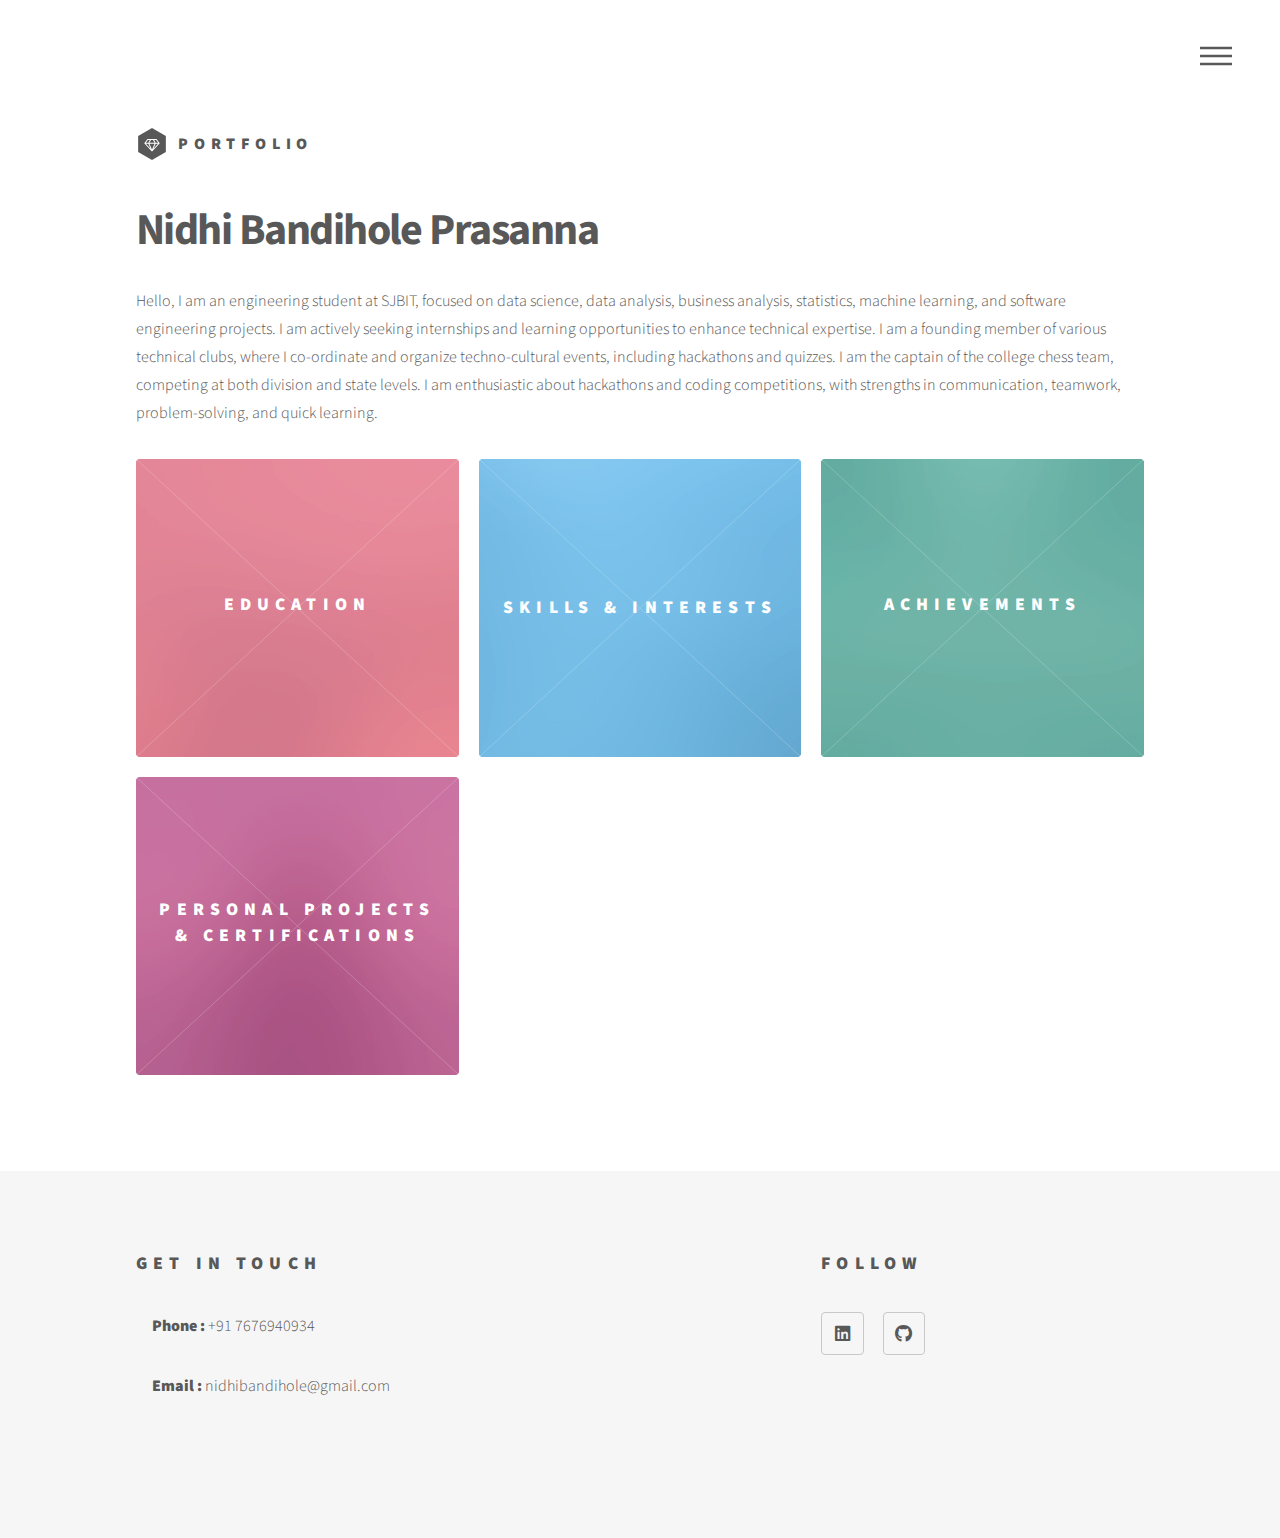
<file: index.html>
<!DOCTYPE HTML>
<!--
	Nidhi Bandihole Prasanna Portfolio
	html5up.net | @ajlkn
	Free for personal and commercial use under the CCA 3.0 license (html5up.net/license)
-->
<html>
	<head>
		<title>Nidhi Bandihole Prasanna Portfolio</title>
		<meta charset="utf-8" />
		<meta name="viewport" content="width=device-width, initial-scale=1, user-scalable=no" />
		<link rel="stylesheet" href="assets/css/main.css" />
		<noscript><link rel="stylesheet" href="assets/css/noscript.css" /></noscript>
	</head>
	<body class="is-preload">
		<!-- Wrapper -->
			<div id="wrapper">

				<!-- Header -->
					<header id="header">
						<div class="inner">

							<!-- Logo -->
								<a href="index.html" class="logo">
									<span class="symbol"><img src="images/logo.svg" alt="" /></span><span class="title">PORTFOLIO</span>
								</a>

							<!-- Nav -->
								<nav>
									<ul>
										<li><a href="#menu">Menu</a></li>
									</ul>
								</nav>

						</div>
					</header>

				<!-- Menu -->
					<nav id="menu">
						<h2>Menu</h2>
						<ul>
							<li><a href="index.html">Home</a></li>
							<li><a href="education.html">EDUCATION</a></li>
							<li><a href="skills_and_interests.html">SKILLS & INTERESTS</a></li>
							<li><a href="achievements.html"></a>ACHIEVEMENTS</li>
							<li><a href="personal_projects.html"></a>PERSONAL PROJECTS & CERTIFICATIONS</li>
						</ul>
					</nav>

				<!-- Main -->
					<div id="main">
						<div class="inner">
							<header>
								<h1>Nidhi Bandihole Prasanna<br></h1>
								<p>Hello, I am an engineering student at SJBIT, focused on data science, data analysis, business analysis, statistics, machine learning, and software engineering projects. I am actively seeking internships and learning opportunities to enhance technical expertise. I am a founding member of various technical clubs, where I co-ordinate and organize techno-cultural events, including hackathons and quizzes. I am the captain of the college chess team, competing at both division and state levels. I am enthusiastic about hackathons and coding competitions, with strengths in communication, teamwork, problem-solving, and quick learning.
									</p>
							</header>
							<section class="tiles">
								<article class="style1">
									<span class="image">
										<img src="images/pic01.jpg" alt="" />
									</span>
									<a href="education.html">
										<h2>EDUCATION</h2>
										<div class="content">
											
										</div>
									</a>
								</article>
								<article class="style2">
									<span class="image">
										<img src="images/pic02.jpg" alt="" />
									</span>
									<a href="skills_and_interests.html">
										<h2>SKILLS & INTERESTS</h2>
										<div class="content">
											
									</a>
								</article>
								<article class="style3">
									<span class="image">
										<img src="images/pic03.jpg" alt="" />
									</span>
									<a href="achievements.html">
										<h2>ACHIEVEMENTS</h2>
										<div class="content">
												
										</div>
									</a>
								</article>
								<article class="style4">
									<span class="image">
										<img src="images/pic04.jpg" alt="" />
									</span>
									<a href="personal_projects.html">
										<h2>PERSONAL PROJECTS & CERTIFICATIONS</h2>
										<div class="content">
											
										</div>
									</a>
								</article>
							</section>
						</div>
					</div>

				<!-- Footer -->
					<footer id="footer">
						<div class="inner">
							<section>
								<h2>Get in touch</h2>
								<ul><strong>Phone : </strong>+91 7676940934</ul>
								<ul><strong>Email : </strong>nidhibandihole@gmail.com</ul>
				
							</section>
							<section>
								<h2>Follow</h2>
								<ul class="icons">
									<li><a href="https://www.linkedin.com/in/nidhi-bandihole-prasanna-27153a305/" class="icon brands style2 fa-linkedin"><span class="label">linkedin</span></a></li>
									<li><a href="https://github.com/nidhibandihole" class="icon brands style2 fa-github"><span class="label">GitHub</span></a></li>
								
								</ul>
							</section>
							<ul class="copyright">
							</ul>
						</div>
					</footer>

			</div>

		<!-- Scripts -->
			<script src="assets/js/jquery.min.js"></script>
			<script src="assets/js/browser.min.js"></script>
			<script src="assets/js/breakpoints.min.js"></script>
			<script src="assets/js/util.js"></script>
			<script src="assets/js/main.js"></script>

	</body>
</html>
</file>
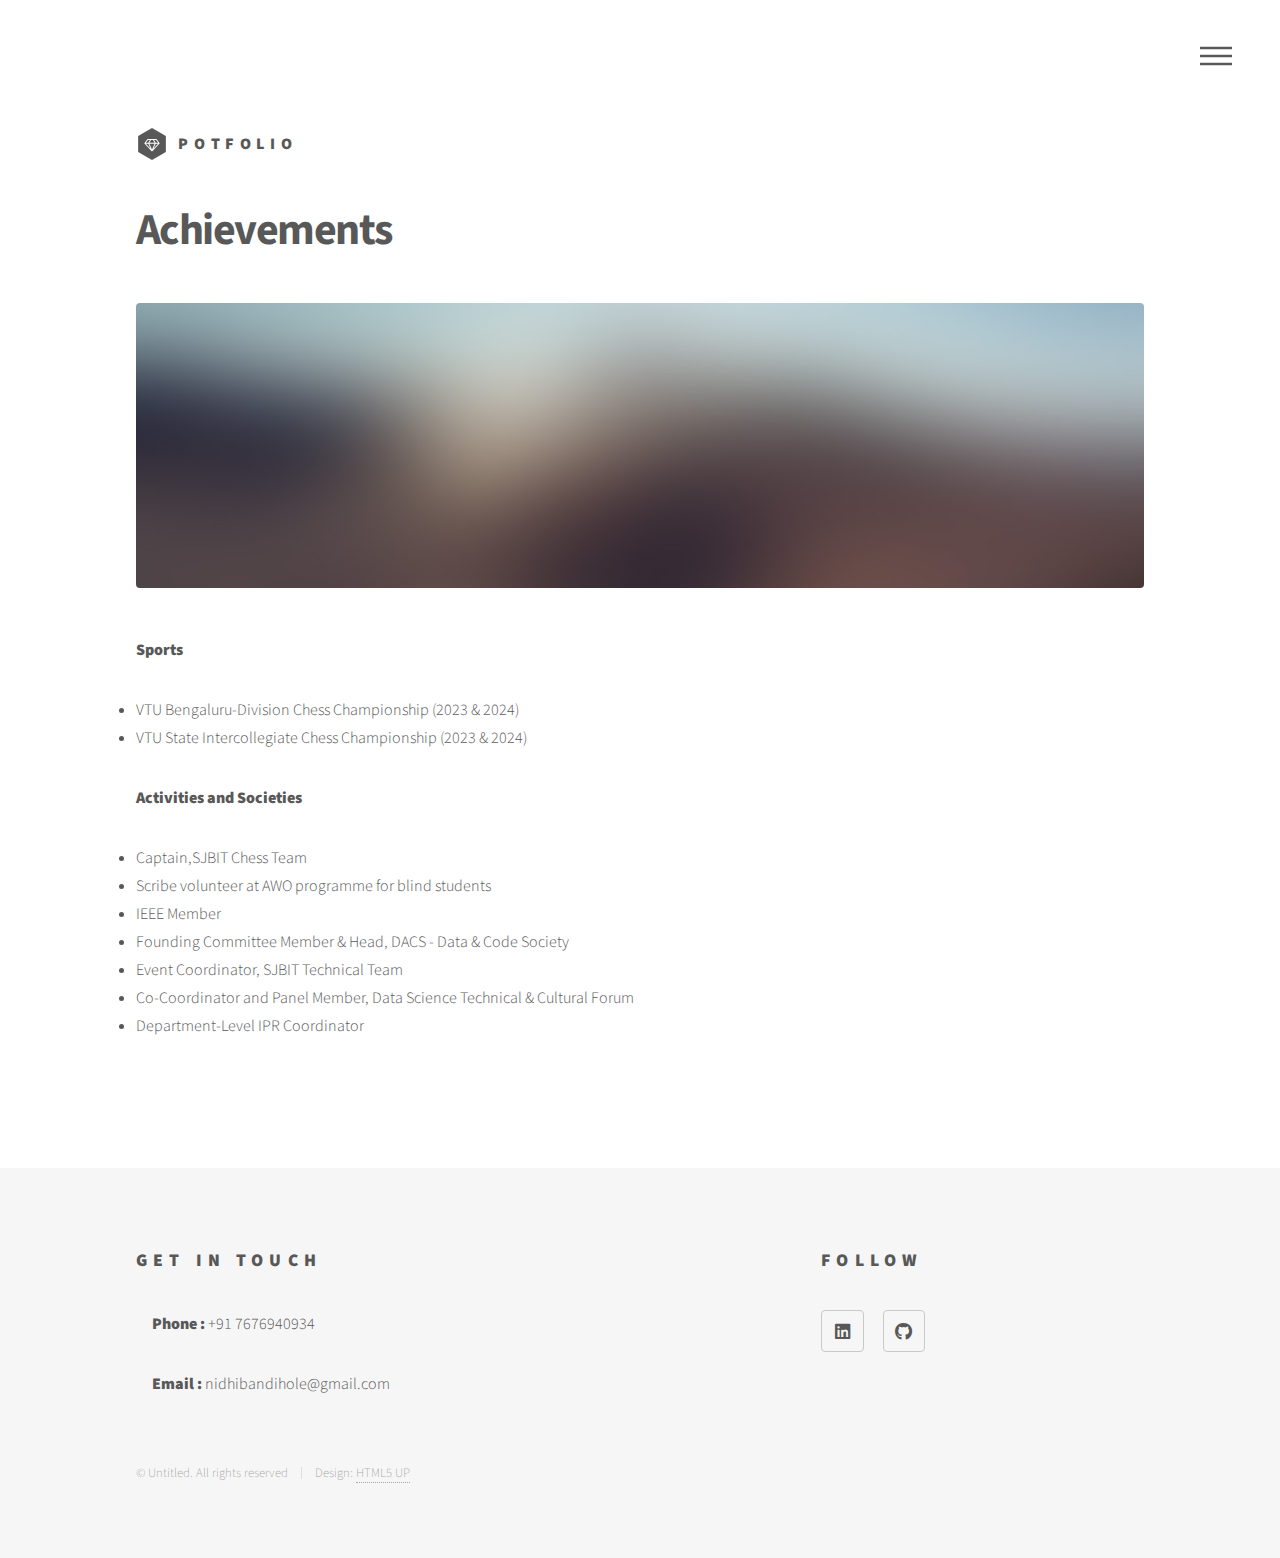
<file: achievements.html>
<!DOCTYPE HTML>
<!--
	Phantom by HTML5 UP
	html5up.net | @ajlkn
	Free for personal and commercial use under the CCA 3.0 license (html5up.net/license)
-->
<html>
	<head>
		<title></title>
		<meta charset="utf-8" />
		<meta name="viewport" content="width=device-width, initial-scale=1, user-scalable=no" />
		<link rel="stylesheet" href="assets/css/main.css" />
		<noscript><link rel="stylesheet" href="assets/css/noscript.css" /></noscript>
	</head>
	<body class="is-preload">
		<!-- Wrapper -->
			<div id="wrapper">

				<!-- Header -->
					<header id="header">
						<div class="inner">

							<!-- Logo -->
								<a href="index.html" class="logo">
									<span class="symbol"><img src="images/logo.svg" alt="" /></span><span class="title">Potfolio</span>
								</a>

							<!-- Nav -->
								<nav>
									<ul>
										<li><a href="#menu">Menu</a></li>
									</ul>
								</nav>

						</div>
					</header>

				<!-- Menu -->
					<nav id="menu">
						<h2>Menu</h2>
						<ul>
							<li><a href="index.html">Home</a></li>
							<li><a href="education.html">EDUCATION</a></li>
							<li><a href="skills_and_interests.html">SKILLS & INTERESTS</a></li>
							<li><a href="achievements.html"></a>ACHIEVEMENTS</li>
							<li><a href="personal_projects.html"></a>PERSONAL PROJECTS & CERTIFICATIONS</li>
						</ul>
					</nav>

				<!-- Main -->
					<div id="main">
						<div class="inner">
							<h1>Achievements</h1>
							<span class="image main"><img src="images/pic13.jpg" alt="" /></span>
                            <p><strong>Sports</strong>
                                <li>VTU Bengaluru-Division Chess Championship (2023 & 2024)</li>
                                <li>VTU State Intercollegiate Chess Championship (2023 & 2024)</li></p>
                                <p><strong>Activities and Societies</strong><br>
                                <li>Captain,SJBIT Chess Team</li>
				<li>Scribe volunteer at AWO programme for blind students</li>
                                <li>IEEE Member</li>
                                <li>Founding Committee Member & Head, DACS - Data & Code Society</li>
                                <li>Event Coordinator, SJBIT Technical Team</li>
                                <li>Co-Coordinator and Panel Member, Data Science Technical & Cultural Forum</li>
                                <li>Department-Level IPR Coordinator</li></p>
						</div>
					</div>

				<!-- Footer -->
					<footer id="footer">
						<div class="inner">
							<section>
								<h2>Get in touch</h2>
								<ul><strong>Phone : </strong>+91 7676940934</ul>
								<ul><strong>Email : </strong>nidhibandihole@gmail.com</ul>
							</section>
							<section>
								<h2>Follow</h2>
								<ul class="icons">
									<li><a href="https://www.linkedin.com/in/nidhi-bandihole-prasanna-27153a305/" class="icon brands style2 fa-linkedin"><span class="label">linkedin</span></a></li>
									<li><a href="https://github.com/nidhibandihole" class="icon brands style2 fa-github"><span class="label">GitHub</span></a></li>
									
								</ul>
							</section>
							<ul class="copyright">
								<li>&copy; Untitled. All rights reserved</li><li>Design: <a href="http://html5up.net">HTML5 UP</a></li>
							</ul>
						</div>
					</footer>

			</div>

		<!-- Scripts -->
			<script src="assets/js/jquery.min.js"></script>
			<script src="assets/js/browser.min.js"></script>
			<script src="assets/js/breakpoints.min.js"></script>
			<script src="assets/js/util.js"></script>
			<script src="assets/js/main.js"></script>

	</body>
</html>
</file>
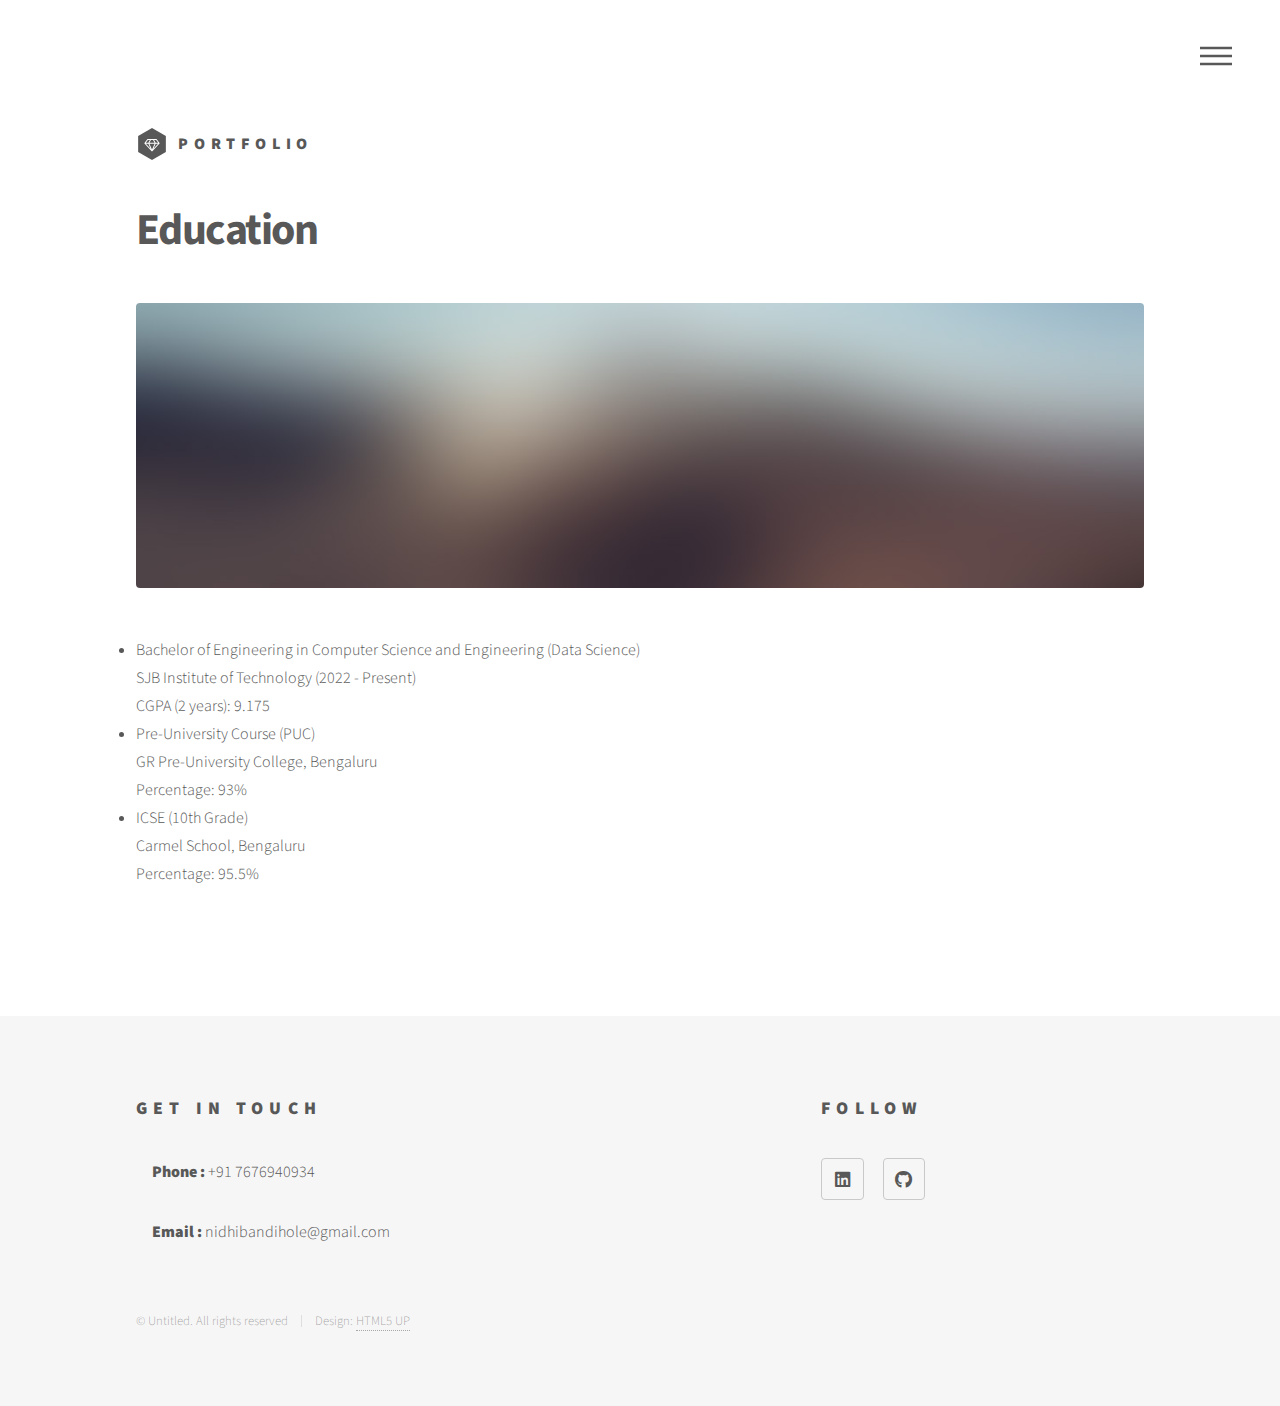
<file: education.html>
<!DOCTYPE HTML>
<!--
	Phantom by HTML5 UP
	html5up.net | @ajlkn
	Free for personal and commercial use under the CCA 3.0 license (html5up.net/license)
-->
<html>
	<head>
		<title></title>
		<meta charset="utf-8" />
		<meta name="viewport" content="width=device-width, initial-scale=1, user-scalable=no" />
		<link rel="stylesheet" href="assets/css/main.css" />
		<noscript><link rel="stylesheet" href="assets/css/noscript.css" /></noscript>
	</head>
	<body class="is-preload">
		<!-- Wrapper -->
			<div id="wrapper">

				<!-- Header -->
					<header id="header">
						<div class="inner">

							<!-- Logo -->
								<a href="index.html" class="logo">
									<span class="symbol"><img src="images/logo.svg" alt="" /></span><span class="title">Portfolio</span>
								</a>

							<!-- Nav -->
								<nav>
									<ul>
										<li><a href="#menu">Menu</a></li>
									</ul>
								</nav>

						</div>
					</header>

				<!-- Menu -->
					<nav id="menu">
						<h2>Menu</h2>
						<ul>
							<li><a href="index.html">Home</a></li>
							<li><a href="education.html">EDUCATION</a></li>
							<li><a href="skills_and_interests.html">SKILLS & INTERESTS</a></li>
							<li><a href="achievements.html"></a>ACHIEVEMENTS</li>
							<li><a href="personal_projects.html"></a>PERSONAL PROJECTS & CERTIFICATIONS</li>
						</ul>
					</nav>

				<!-- Main -->
					<div id="main">
						<div class="inner">
							<h1>Education</h1>
							<span class="image main"><img src="images/pic13.jpg" alt="" /></span>
								<p><li>Bachelor of Engineering in Computer Science and Engineering (Data Science)<br>
												SJB Institute of Technology (2022 - Present)<br>
												CGPA (2 years): 9.175 </li>
												
												<li>Pre-University Course (PUC)<br>
												GR Pre-University College, Bengaluru<br>
												Percentage: 93%</li>
												
												<li>ICSE (10th Grade)<br>
												Carmel School, Bengaluru<br>
												Percentage: 95.5%</li></p>
						</div>
					</div>

				<!-- Footer -->
					<footer id="footer">
						<div class="inner">
							<section>
								<h2>Get in touch</h2>
								<ul><strong>Phone : </strong>+91 7676940934</ul>
								<ul><strong>Email : </strong>nidhibandihole@gmail.com</ul>
							</section>
							<section>
								<h2>Follow</h2>
								<ul class="icons">
									<li><a href="https://www.linkedin.com/in/nidhi-bandihole-prasanna-27153a305/" class="icon brands style2 fa-linkedin"><span class="label">linkedin</span></a></li>
									<li><a href="https://github.com/nidhibandihole" class="icon brands style2 fa-github"><span class="label">GitHub</span></a></li>
									
								</ul>
							</section>
							<ul class="copyright">
								<li>&copy; Untitled. All rights reserved</li><li>Design: <a href="http://html5up.net">HTML5 UP</a></li>
							</ul>
						</div>
					</footer>

			</div>

		<!-- Scripts -->
			<script src="assets/js/jquery.min.js"></script>
			<script src="assets/js/browser.min.js"></script>
			<script src="assets/js/breakpoints.min.js"></script>
			<script src="assets/js/util.js"></script>
			<script src="assets/js/main.js"></script>

	</body>
</html>
</file>
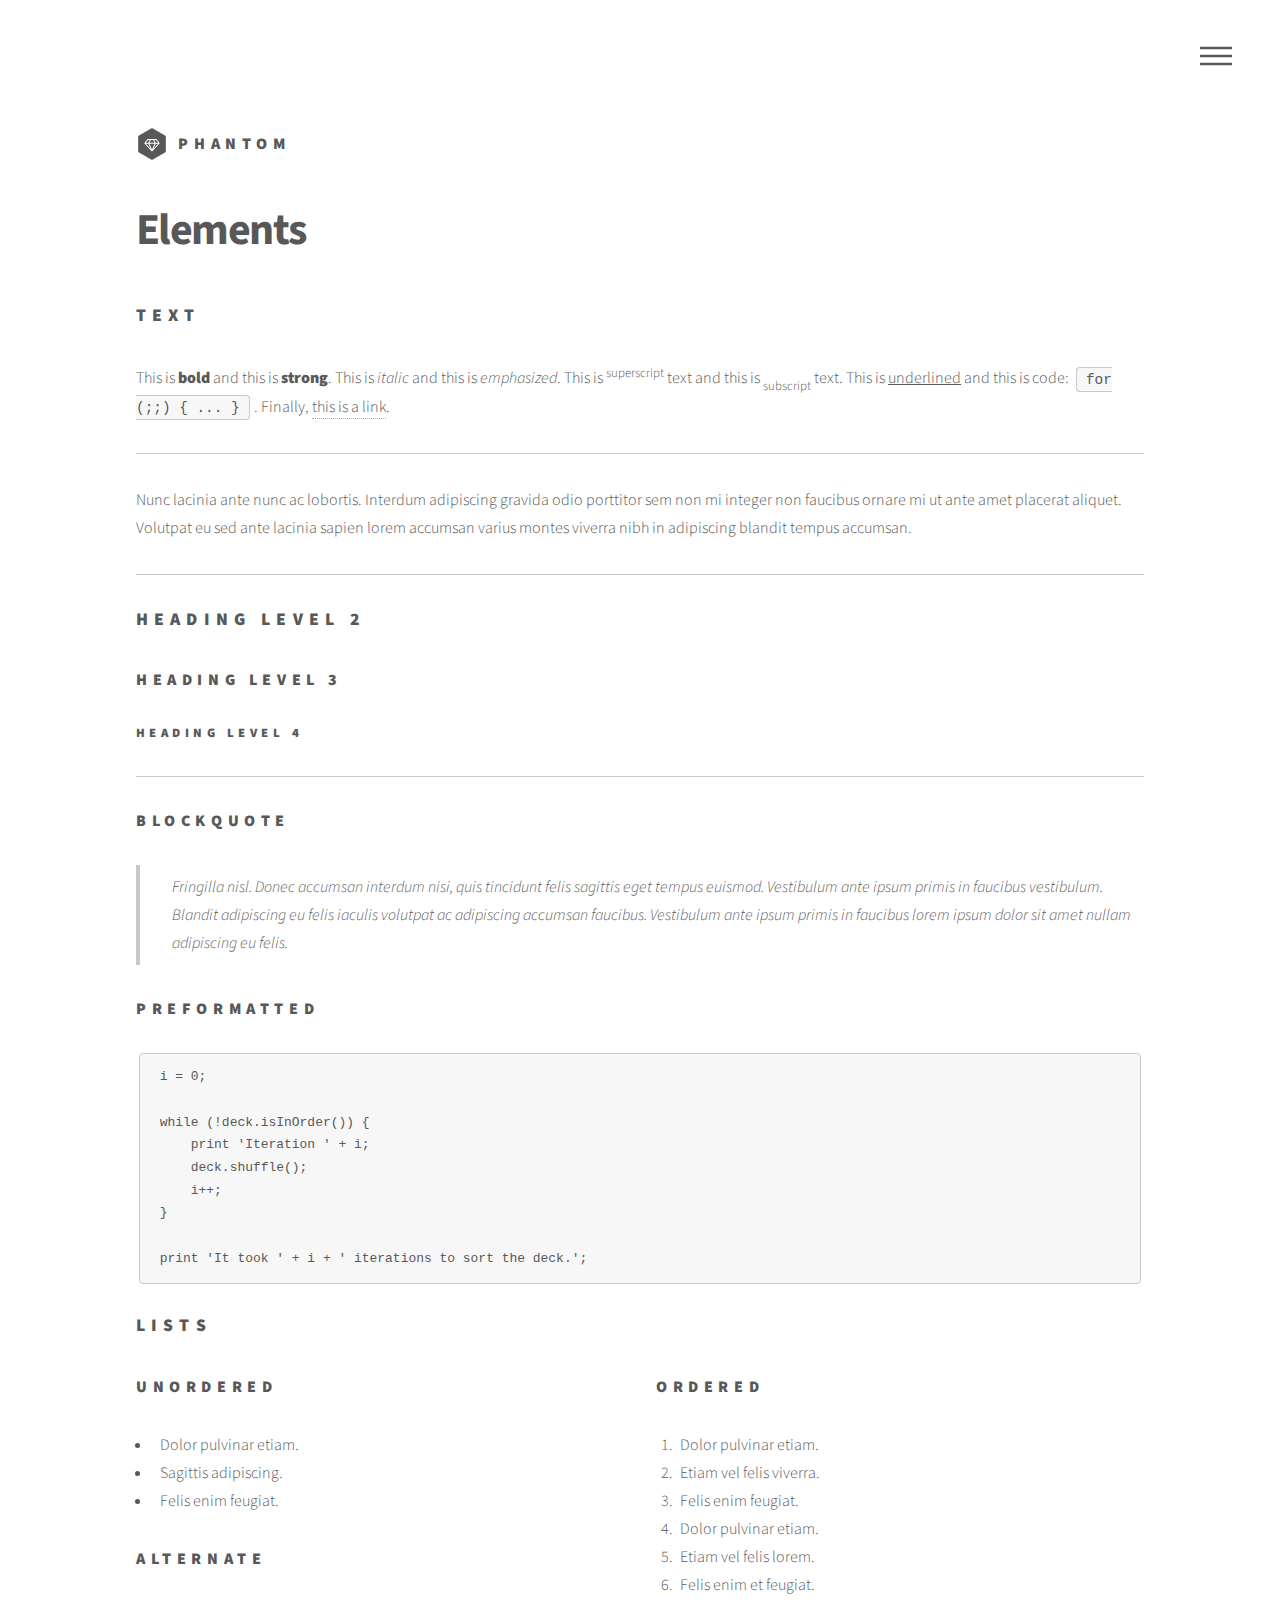
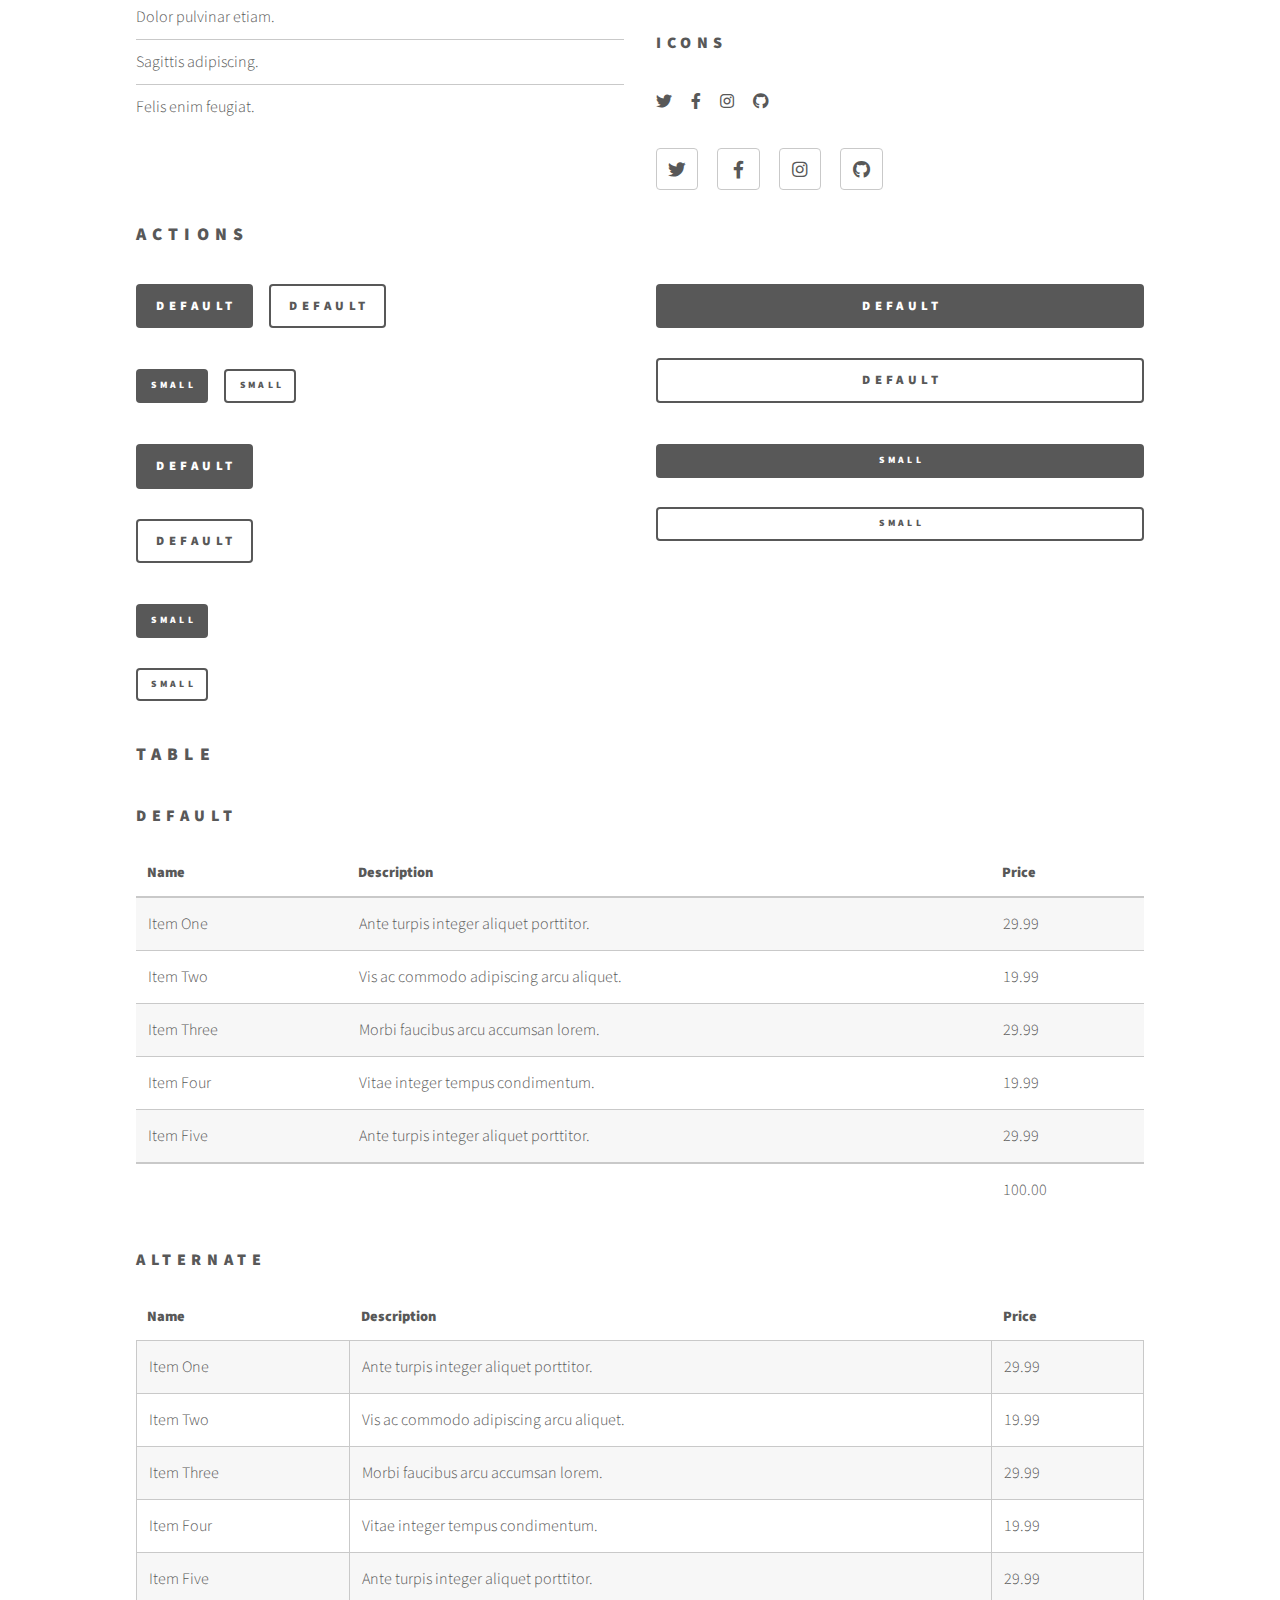
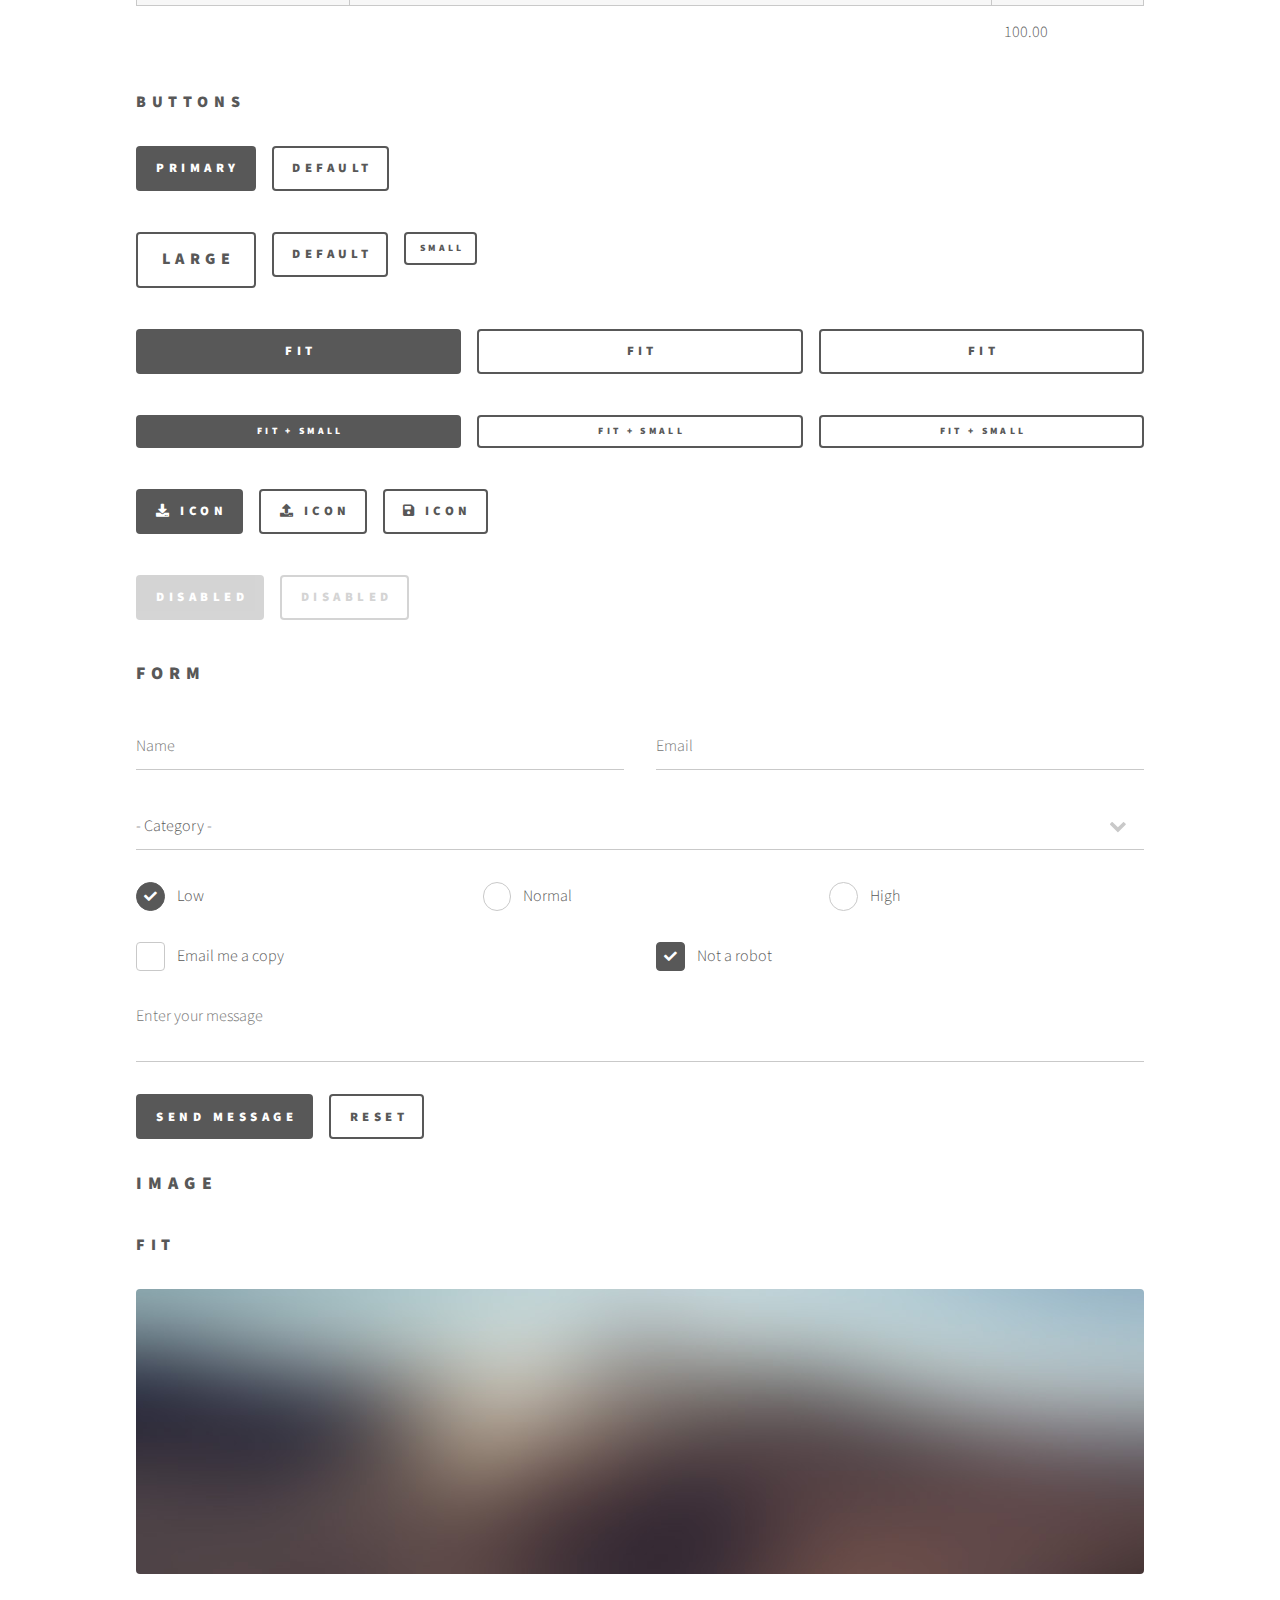
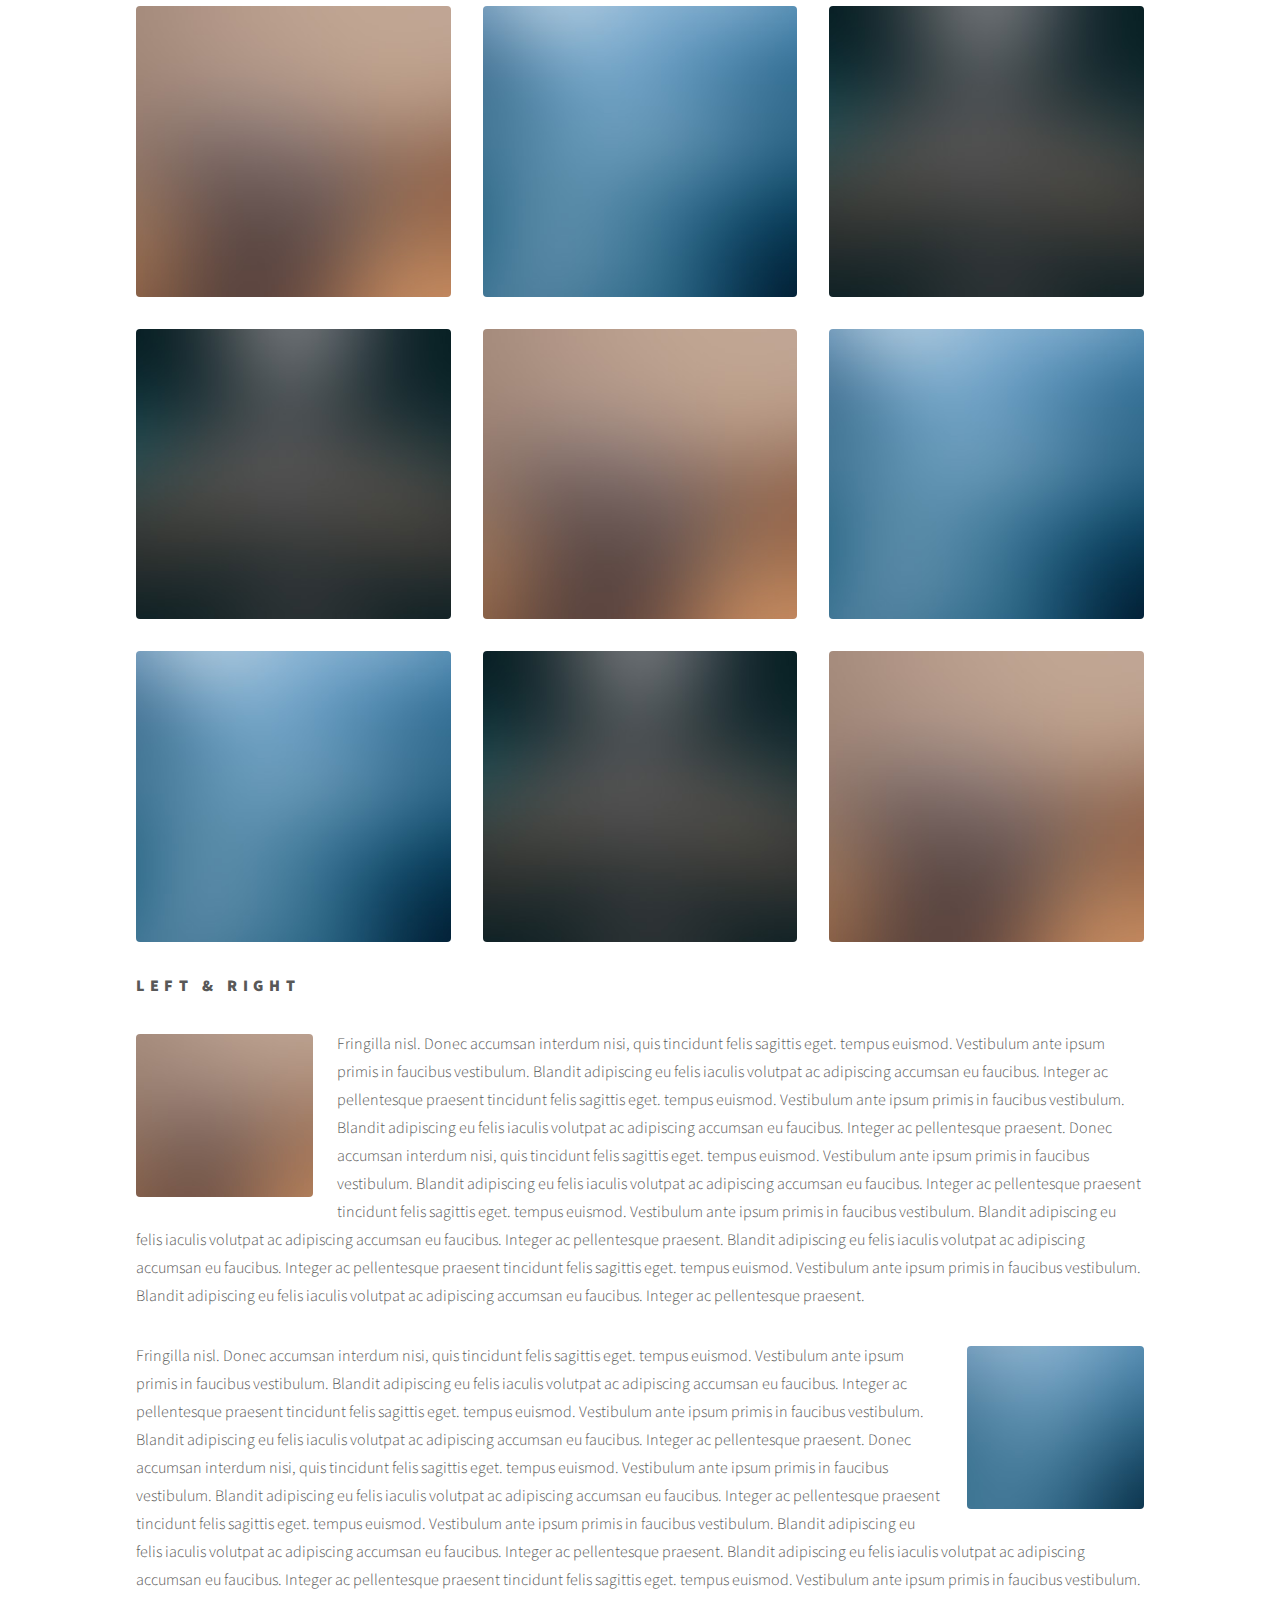
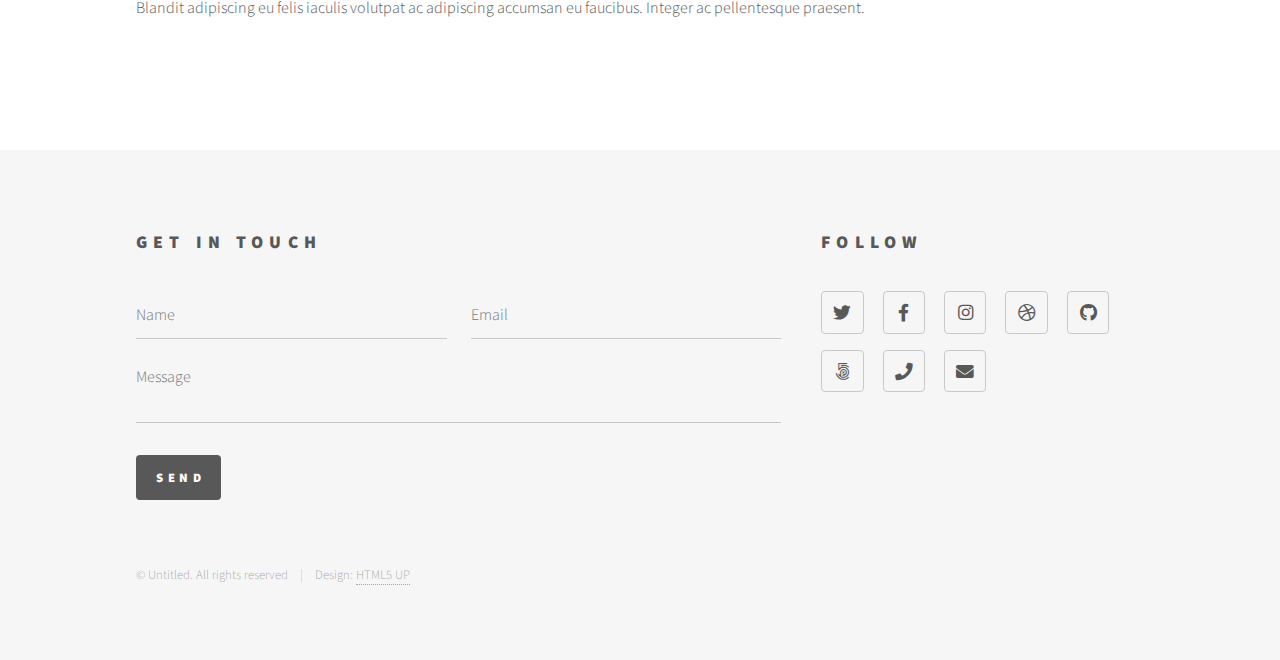
<file: elements.html>
<!DOCTYPE HTML>
<!--
	Phantom by HTML5 UP
	html5up.net | @ajlkn
	Free for personal and commercial use under the CCA 3.0 license (html5up.net/license)
-->
<html>
	<head>
		<title>Elements - Phantom by HTML5 UP</title>
		<meta charset="utf-8" />
		<meta name="viewport" content="width=device-width, initial-scale=1, user-scalable=no" />
		<link rel="stylesheet" href="assets/css/main.css" />
		<noscript><link rel="stylesheet" href="assets/css/noscript.css" /></noscript>
	</head>
	<body class="is-preload">
		<!-- Wrapper -->
			<div id="wrapper">

				<!-- Header -->
					<header id="header">
						<div class="inner">

							<!-- Logo -->
								<a href="index.html" class="logo">
									<span class="symbol"><img src="images/logo.svg" alt="" /></span><span class="title">Phantom</span>
								</a>

							<!-- Nav -->
								<nav>
									<ul>
										<li><a href="#menu">Menu</a></li>
									</ul>
								</nav>

						</div>
					</header>

				<!-- Menu -->
					<nav id="menu">
						<h2>Menu</h2>
						<ul>
							<li><a href="index.html">Home</a></li>
							<li><a href="generic.html">Ipsum veroeros</a></li>
							<li><a href="generic.html">Tempus etiam</a></li>
							<li><a href="generic.html">Consequat dolor</a></li>
							<li><a href="elements.html">Elements</a></li>
						</ul>
					</nav>

				<!-- Main -->
					<div id="main">
						<div class="inner">
							<h1>Elements</h1>

							<!-- Text -->
								<section>
									<h2>Text</h2>
									<p>This is <b>bold</b> and this is <strong>strong</strong>. This is <i>italic</i> and this is <em>emphasized</em>.
									This is <sup>superscript</sup> text and this is <sub>subscript</sub> text.
									This is <u>underlined</u> and this is code: <code>for (;;) { ... }</code>. Finally, <a href="#">this is a link</a>.</p>
									<hr />
									<p>Nunc lacinia ante nunc ac lobortis. Interdum adipiscing gravida odio porttitor sem non mi integer non faucibus ornare mi ut ante amet placerat aliquet. Volutpat eu sed ante lacinia sapien lorem accumsan varius montes viverra nibh in adipiscing blandit tempus accumsan.</p>
									<hr />
									<h2>Heading Level 2</h2>
									<h3>Heading Level 3</h3>
									<h4>Heading Level 4</h4>
									<hr />
									<h3>Blockquote</h3>
									<blockquote>Fringilla nisl. Donec accumsan interdum nisi, quis tincidunt felis sagittis eget tempus euismod. Vestibulum ante ipsum primis in faucibus vestibulum. Blandit adipiscing eu felis iaculis volutpat ac adipiscing accumsan faucibus. Vestibulum ante ipsum primis in faucibus lorem ipsum dolor sit amet nullam adipiscing eu felis.</blockquote>
									<h3>Preformatted</h3>
									<pre><code>i = 0;

while (!deck.isInOrder()) {
    print 'Iteration ' + i;
    deck.shuffle();
    i++;
}

print 'It took ' + i + ' iterations to sort the deck.';</code></pre>
								</section>

							<!-- Lists -->
								<section>
									<h2>Lists</h2>
									<div class="row">
										<div class="col-6 col-12-medium">
											<h3>Unordered</h3>
											<ul>
												<li>Dolor pulvinar etiam.</li>
												<li>Sagittis adipiscing.</li>
												<li>Felis enim feugiat.</li>
											</ul>
											<h3>Alternate</h3>
											<ul class="alt">
												<li>Dolor pulvinar etiam.</li>
												<li>Sagittis adipiscing.</li>
												<li>Felis enim feugiat.</li>
											</ul>
										</div>
										<div class="col-6 col-12-medium">
											<h3>Ordered</h3>
											<ol>
												<li>Dolor pulvinar etiam.</li>
												<li>Etiam vel felis viverra.</li>
												<li>Felis enim feugiat.</li>
												<li>Dolor pulvinar etiam.</li>
												<li>Etiam vel felis lorem.</li>
												<li>Felis enim et feugiat.</li>
											</ol>
											<h3>Icons</h3>
											<ul class="icons">
												<li><a href="#" class="icon brands style1 fa-twitter"><span class="label">Twitter</span></a></li>
												<li><a href="#" class="icon brands style1 fa-facebook-f"><span class="label">Facebook</span></a></li>
												<li><a href="#" class="icon brands style1 fa-instagram"><span class="label">Instagram</span></a></li>
												<li><a href="#" class="icon brands style1 fa-github"><span class="label">Github</span></a></li>
											</ul>
											<ul class="icons">
												<li><a href="#" class="icon brands style2 fa-twitter"><span class="label">Twitter</span></a></li>
												<li><a href="#" class="icon brands style2 fa-facebook-f"><span class="label">Facebook</span></a></li>
												<li><a href="#" class="icon brands style2 fa-instagram"><span class="label">Instagram</span></a></li>
												<li><a href="#" class="icon brands style2 fa-github"><span class="label">Github</span></a></li>
											</ul>
										</div>
									</div>
									<h2>Actions</h2>
									<div class="row">
										<div class="col-6 col-12-medium">
											<ul class="actions">
												<li><a href="#" class="button primary">Default</a></li>
												<li><a href="#" class="button">Default</a></li>
											</ul>
											<ul class="actions small">
												<li><a href="#" class="button primary small">Small</a></li>
												<li><a href="#" class="button small">Small</a></li>
											</ul>
											<ul class="actions stacked">
												<li><a href="#" class="button primary">Default</a></li>
												<li><a href="#" class="button">Default</a></li>
											</ul>
											<ul class="actions stacked">
												<li><a href="#" class="button primary small">Small</a></li>
												<li><a href="#" class="button small">Small</a></li>
											</ul>
										</div>
										<div class="col-6 col-12-medium">
											<ul class="actions stacked">
												<li><a href="#" class="button primary fit">Default</a></li>
												<li><a href="#" class="button fit">Default</a></li>
											</ul>
											<ul class="actions stacked">
												<li><a href="#" class="button primary small fit">Small</a></li>
												<li><a href="#" class="button small fit">Small</a></li>
											</ul>
										</div>
									</div>
								</section>

							<!-- Table -->
								<section>
									<h2>Table</h2>
									<h3>Default</h3>
									<div class="table-wrapper">
										<table>
											<thead>
												<tr>
													<th>Name</th>
													<th>Description</th>
													<th>Price</th>
												</tr>
											</thead>
											<tbody>
												<tr>
													<td>Item One</td>
													<td>Ante turpis integer aliquet porttitor.</td>
													<td>29.99</td>
												</tr>
												<tr>
													<td>Item Two</td>
													<td>Vis ac commodo adipiscing arcu aliquet.</td>
													<td>19.99</td>
												</tr>
												<tr>
													<td>Item Three</td>
													<td> Morbi faucibus arcu accumsan lorem.</td>
													<td>29.99</td>
												</tr>
												<tr>
													<td>Item Four</td>
													<td>Vitae integer tempus condimentum.</td>
													<td>19.99</td>
												</tr>
												<tr>
													<td>Item Five</td>
													<td>Ante turpis integer aliquet porttitor.</td>
													<td>29.99</td>
												</tr>
											</tbody>
											<tfoot>
												<tr>
													<td colspan="2"></td>
													<td>100.00</td>
												</tr>
											</tfoot>
										</table>
									</div>

									<h3>Alternate</h3>
									<div class="table-wrapper">
										<table class="alt">
											<thead>
												<tr>
													<th>Name</th>
													<th>Description</th>
													<th>Price</th>
												</tr>
											</thead>
											<tbody>
												<tr>
													<td>Item One</td>
													<td>Ante turpis integer aliquet porttitor.</td>
													<td>29.99</td>
												</tr>
												<tr>
													<td>Item Two</td>
													<td>Vis ac commodo adipiscing arcu aliquet.</td>
													<td>19.99</td>
												</tr>
												<tr>
													<td>Item Three</td>
													<td> Morbi faucibus arcu accumsan lorem.</td>
													<td>29.99</td>
												</tr>
												<tr>
													<td>Item Four</td>
													<td>Vitae integer tempus condimentum.</td>
													<td>19.99</td>
												</tr>
												<tr>
													<td>Item Five</td>
													<td>Ante turpis integer aliquet porttitor.</td>
													<td>29.99</td>
												</tr>
											</tbody>
											<tfoot>
												<tr>
													<td colspan="2"></td>
													<td>100.00</td>
												</tr>
											</tfoot>
										</table>
									</div>
								</section>

							<!-- Buttons -->
								<section>
									<h3>Buttons</h3>
									<ul class="actions">
										<li><a href="#" class="button primary">Primary</a></li>
										<li><a href="#" class="button">Default</a></li>
									</ul>
									<ul class="actions">
										<li><a href="#" class="button large">Large</a></li>
										<li><a href="#" class="button">Default</a></li>
										<li><a href="#" class="button small">Small</a></li>
									</ul>
									<ul class="actions fit">
										<li><a href="#" class="button primary fit">Fit</a></li>
										<li><a href="#" class="button fit">Fit</a></li>
										<li><a href="#" class="button fit">Fit</a></li>
									</ul>
									<ul class="actions fit small">
										<li><a href="#" class="button primary fit small">Fit + Small</a></li>
										<li><a href="#" class="button fit small">Fit + Small</a></li>
										<li><a href="#" class="button fit small">Fit + Small</a></li>
									</ul>
									<ul class="actions">
										<li><a href="#" class="button primary icon solid fa-download">Icon</a></li>
										<li><a href="#" class="button icon solid fa-upload">Icon</a></li>
										<li><a href="#" class="button icon solid fa-save">Icon</a></li>
									</ul>
									<ul class="actions">
										<li><span class="button primary disabled">Disabled</span></li>
										<li><span class="button disabled">Disabled</span></li>
									</ul>
								</section>

							<!-- Form -->
								<section>
									<h2>Form</h2>
									<form method="post" action="#">
										<div class="row gtr-uniform">
											<div class="col-6 col-12-xsmall">
												<input type="text" name="demo-name" id="demo-name" value="" placeholder="Name" />
											</div>
											<div class="col-6 col-12-xsmall">
												<input type="email" name="demo-email" id="demo-email" value="" placeholder="Email" />
											</div>
											<div class="col-12">
												<select name="demo-category" id="demo-category">
													<option value="">- Category -</option>
													<option value="1">Manufacturing</option>
													<option value="1">Shipping</option>
													<option value="1">Administration</option>
													<option value="1">Human Resources</option>
												</select>
											</div>
											<div class="col-4 col-12-small">
												<input type="radio" id="demo-priority-low" name="demo-priority" checked>
												<label for="demo-priority-low">Low</label>
											</div>
											<div class="col-4 col-12-small">
												<input type="radio" id="demo-priority-normal" name="demo-priority">
												<label for="demo-priority-normal">Normal</label>
											</div>
											<div class="col-4 col-12-small">
												<input type="radio" id="demo-priority-high" name="demo-priority">
												<label for="demo-priority-high">High</label>
											</div>
											<div class="col-6 col-12-small">
												<input type="checkbox" id="demo-copy" name="demo-copy">
												<label for="demo-copy">Email me a copy</label>
											</div>
											<div class="col-6 col-12-small">
												<input type="checkbox" id="demo-human" name="demo-human" checked>
												<label for="demo-human">Not a robot</label>
											</div>
											<div class="col-12">
												<textarea name="demo-message" id="demo-message" placeholder="Enter your message" rows="6"></textarea>
											</div>
											<div class="col-12">
												<ul class="actions">
													<li><input type="submit" value="Send Message" class="primary" /></li>
													<li><input type="reset" value="Reset" /></li>
												</ul>
											</div>
										</div>
									</form>
								</section>

							<!-- Image -->
								<section>
									<h2>Image</h2>
									<h3>Fit</h3>
									<div class="box alt">
										<div class="row gtr-uniform">
											<div class="col-12"><span class="image fit"><img src="images/pic13.jpg" alt="" /></span></div>
											<div class="col-4"><span class="image fit"><img src="images/pic01.jpg" alt="" /></span></div>
											<div class="col-4"><span class="image fit"><img src="images/pic02.jpg" alt="" /></span></div>
											<div class="col-4"><span class="image fit"><img src="images/pic03.jpg" alt="" /></span></div>
											<div class="col-4"><span class="image fit"><img src="images/pic03.jpg" alt="" /></span></div>
											<div class="col-4"><span class="image fit"><img src="images/pic01.jpg" alt="" /></span></div>
											<div class="col-4"><span class="image fit"><img src="images/pic02.jpg" alt="" /></span></div>
											<div class="col-4"><span class="image fit"><img src="images/pic02.jpg" alt="" /></span></div>
											<div class="col-4"><span class="image fit"><img src="images/pic03.jpg" alt="" /></span></div>
											<div class="col-4"><span class="image fit"><img src="images/pic01.jpg" alt="" /></span></div>
										</div>
									</div>
									<h3>Left &amp; Right</h3>
									<p><span class="image left"><img src="images/pic14.jpg" alt="" /></span>Fringilla nisl. Donec accumsan interdum nisi, quis tincidunt felis sagittis eget. tempus euismod. Vestibulum ante ipsum primis in faucibus vestibulum. Blandit adipiscing eu felis iaculis volutpat ac adipiscing accumsan eu faucibus. Integer ac pellentesque praesent tincidunt felis sagittis eget. tempus euismod. Vestibulum ante ipsum primis in faucibus vestibulum. Blandit adipiscing eu felis iaculis volutpat ac adipiscing accumsan eu faucibus. Integer ac pellentesque praesent. Donec accumsan interdum nisi, quis tincidunt felis sagittis eget. tempus euismod. Vestibulum ante ipsum primis in faucibus vestibulum. Blandit adipiscing eu felis iaculis volutpat ac adipiscing accumsan eu faucibus. Integer ac pellentesque praesent tincidunt felis sagittis eget. tempus euismod. Vestibulum ante ipsum primis in faucibus vestibulum. Blandit adipiscing eu felis iaculis volutpat ac adipiscing accumsan eu faucibus. Integer ac pellentesque praesent. Blandit adipiscing eu felis iaculis volutpat ac adipiscing accumsan eu faucibus. Integer ac pellentesque praesent tincidunt felis sagittis eget. tempus euismod. Vestibulum ante ipsum primis in faucibus vestibulum. Blandit adipiscing eu felis iaculis volutpat ac adipiscing accumsan eu faucibus. Integer ac pellentesque praesent.</p>
									<p><span class="image right"><img src="images/pic15.jpg" alt="" /></span>Fringilla nisl. Donec accumsan interdum nisi, quis tincidunt felis sagittis eget. tempus euismod. Vestibulum ante ipsum primis in faucibus vestibulum. Blandit adipiscing eu felis iaculis volutpat ac adipiscing accumsan eu faucibus. Integer ac pellentesque praesent tincidunt felis sagittis eget. tempus euismod. Vestibulum ante ipsum primis in faucibus vestibulum. Blandit adipiscing eu felis iaculis volutpat ac adipiscing accumsan eu faucibus. Integer ac pellentesque praesent. Donec accumsan interdum nisi, quis tincidunt felis sagittis eget. tempus euismod. Vestibulum ante ipsum primis in faucibus vestibulum. Blandit adipiscing eu felis iaculis volutpat ac adipiscing accumsan eu faucibus. Integer ac pellentesque praesent tincidunt felis sagittis eget. tempus euismod. Vestibulum ante ipsum primis in faucibus vestibulum. Blandit adipiscing eu felis iaculis volutpat ac adipiscing accumsan eu faucibus. Integer ac pellentesque praesent. Blandit adipiscing eu felis iaculis volutpat ac adipiscing accumsan eu faucibus. Integer ac pellentesque praesent tincidunt felis sagittis eget. tempus euismod. Vestibulum ante ipsum primis in faucibus vestibulum. Blandit adipiscing eu felis iaculis volutpat ac adipiscing accumsan eu faucibus. Integer ac pellentesque praesent.</p>
								</section>

						</div>
					</div>

				<!-- Footer -->
					<footer id="footer">
						<div class="inner">
							<section>
								<h2>Get in touch</h2>
								<form method="post" action="#">
									<div class="fields">
										<div class="field half">
											<input type="text" name="name" id="name" placeholder="Name" />
										</div>
										<div class="field half">
											<input type="email" name="email" id="email" placeholder="Email" />
										</div>
										<div class="field">
											<textarea name="message" id="message" placeholder="Message"></textarea>
										</div>
									</div>
									<ul class="actions">
										<li><input type="submit" value="Send" class="primary" /></li>
									</ul>
								</form>
							</section>
							<section>
								<h2>Follow</h2>
								<ul class="icons">
									<li><a href="#" class="icon brands style2 fa-twitter"><span class="label">Twitter</span></a></li>
									<li><a href="#" class="icon brands style2 fa-facebook-f"><span class="label">Facebook</span></a></li>
									<li><a href="#" class="icon brands style2 fa-instagram"><span class="label">Instagram</span></a></li>
									<li><a href="#" class="icon brands style2 fa-dribbble"><span class="label">Dribbble</span></a></li>
									<li><a href="#" class="icon brands style2 fa-github"><span class="label">GitHub</span></a></li>
									<li><a href="#" class="icon brands style2 fa-500px"><span class="label">500px</span></a></li>
									<li><a href="#" class="icon solid style2 fa-phone"><span class="label">Phone</span></a></li>
									<li><a href="#" class="icon solid style2 fa-envelope"><span class="label">Email</span></a></li>
								</ul>
							</section>
							<ul class="copyright">
								<li>&copy; Untitled. All rights reserved</li><li>Design: <a href="http://html5up.net">HTML5 UP</a></li>
							</ul>
						</div>
					</footer>

			</div>

		<!-- Scripts -->
			<script src="assets/js/jquery.min.js"></script>
			<script src="assets/js/browser.min.js"></script>
			<script src="assets/js/breakpoints.min.js"></script>
			<script src="assets/js/util.js"></script>
			<script src="assets/js/main.js"></script>

	</body>
</html>
</file>
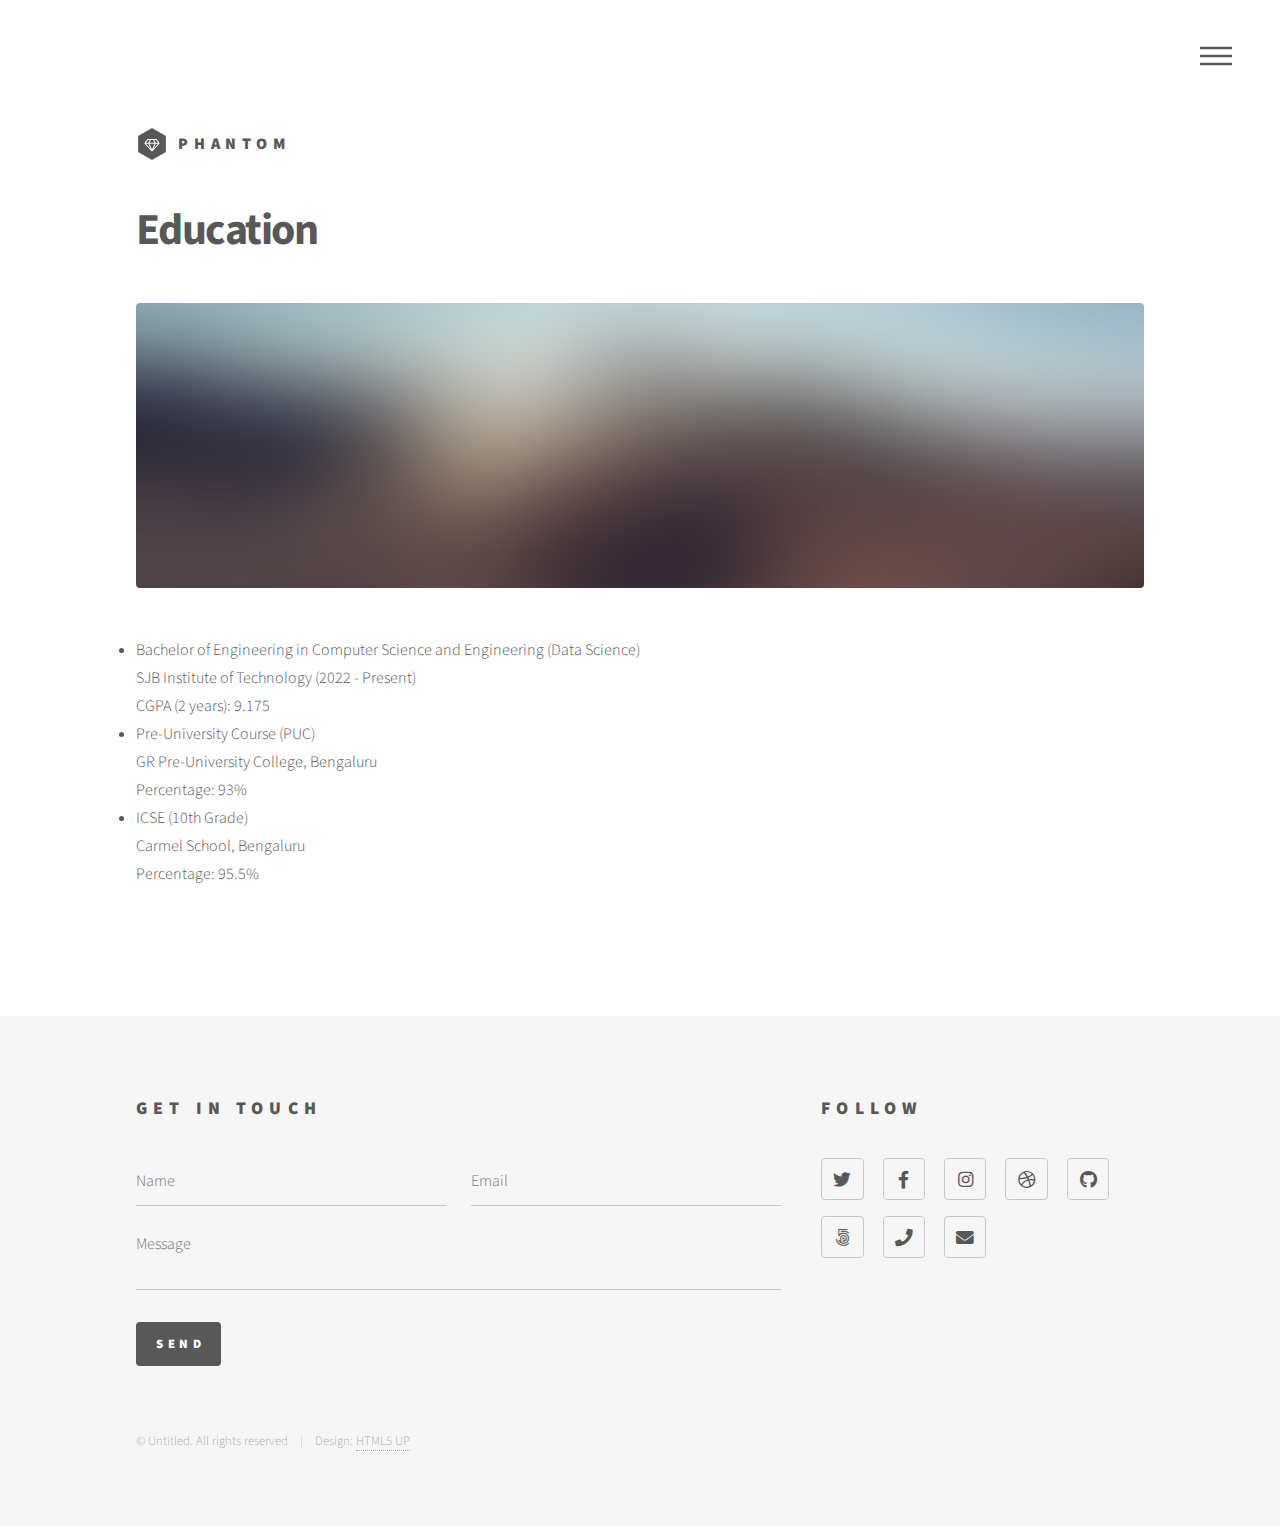
<file: generic.html>
<!DOCTYPE HTML>
<!--
	Phantom by HTML5 UP
	html5up.net | @ajlkn
	Free for personal and commercial use under the CCA 3.0 license (html5up.net/license)
-->
<html>
	<head>
		<title>Generic - Phantom by HTML5 UP</title>
		<meta charset="utf-8" />
		<meta name="viewport" content="width=device-width, initial-scale=1, user-scalable=no" />
		<link rel="stylesheet" href="assets/css/main.css" />
		<noscript><link rel="stylesheet" href="assets/css/noscript.css" /></noscript>
	</head>
	<body class="is-preload">
		<!-- Wrapper -->
			<div id="wrapper">

				<!-- Header -->
					<header id="header">
						<div class="inner">

							<!-- Logo -->
								<a href="index.html" class="logo">
									<span class="symbol"><img src="images/logo.svg" alt="" /></span><span class="title">Phantom</span>
								</a>

							<!-- Nav -->
								<nav>
									<ul>
										<li><a href="#menu">Menu</a></li>
									</ul>
								</nav>

						</div>
					</header>

				<!-- Menu -->
					<nav id="menu">
						<h2>Menu</h2>
						<ul>
							<li><a href="index.html">Home</a></li>
							<li><a href="generic.html">Education</a></li>
							<li><a href="generic.html">Tempus etiam</a></li>
							<li><a href="generic.html">Consequat dolor</a></li>
							<li><a href="elements.html">Elements</a></li>
						</ul>
					</nav>

				<!-- Main -->
					<div id="main">
						<div class="inner">
							<h1>Education</h1>
							<span class="image main"><img src="images/pic13.jpg" alt="" /></span>
								<p><li>Bachelor of Engineering in Computer Science and Engineering (Data Science)<br>
												SJB Institute of Technology (2022 - Present)<br>
												CGPA (2 years): 9.175 </li>
												
												<li>Pre-University Course (PUC)<br>
												GR Pre-University College, Bengaluru<br>
												Percentage: 93%</li>
												
												<li>ICSE (10th Grade)<br>
												Carmel School, Bengaluru<br>
												Percentage: 95.5%</li></p>
						</div>
					</div>

				<!-- Footer -->
					<footer id="footer">
						<div class="inner">
							<section>
								<h2>Get in touch</h2>
								<form method="post" action="#">
									<div class="fields">
										<div class="field half">
											<input type="text" name="name" id="name" placeholder="Name" />
										</div>
										<div class="field half">
											<input type="email" name="email" id="email" placeholder="Email" />
										</div>
										<div class="field">
											<textarea name="message" id="message" placeholder="Message"></textarea>
										</div>
									</div>
									<ul class="actions">
										<li><input type="submit" value="Send" class="primary" /></li>
									</ul>
								</form>
							</section>
							<section>
								<h2>Follow</h2>
								<ul class="icons">
									<li><a href="#" class="icon brands style2 fa-twitter"><span class="label">Twitter</span></a></li>
									<li><a href="#" class="icon brands style2 fa-facebook-f"><span class="label">Facebook</span></a></li>
									<li><a href="#" class="icon brands style2 fa-instagram"><span class="label">Instagram</span></a></li>
									<li><a href="#" class="icon brands style2 fa-dribbble"><span class="label">Dribbble</span></a></li>
									<li><a href="#" class="icon brands style2 fa-github"><span class="label">GitHub</span></a></li>
									<li><a href="#" class="icon brands style2 fa-500px"><span class="label">500px</span></a></li>
									<li><a href="#" class="icon solid style2 fa-phone"><span class="label">Phone</span></a></li>
									<li><a href="#" class="icon solid style2 fa-envelope"><span class="label">Email</span></a></li>
								</ul>
							</section>
							<ul class="copyright">
								<li>&copy; Untitled. All rights reserved</li><li>Design: <a href="http://html5up.net">HTML5 UP</a></li>
							</ul>
						</div>
					</footer>

			</div>

		<!-- Scripts -->
			<script src="assets/js/jquery.min.js"></script>
			<script src="assets/js/browser.min.js"></script>
			<script src="assets/js/breakpoints.min.js"></script>
			<script src="assets/js/util.js"></script>
			<script src="assets/js/main.js"></script>

	</body>
</html>
</file>
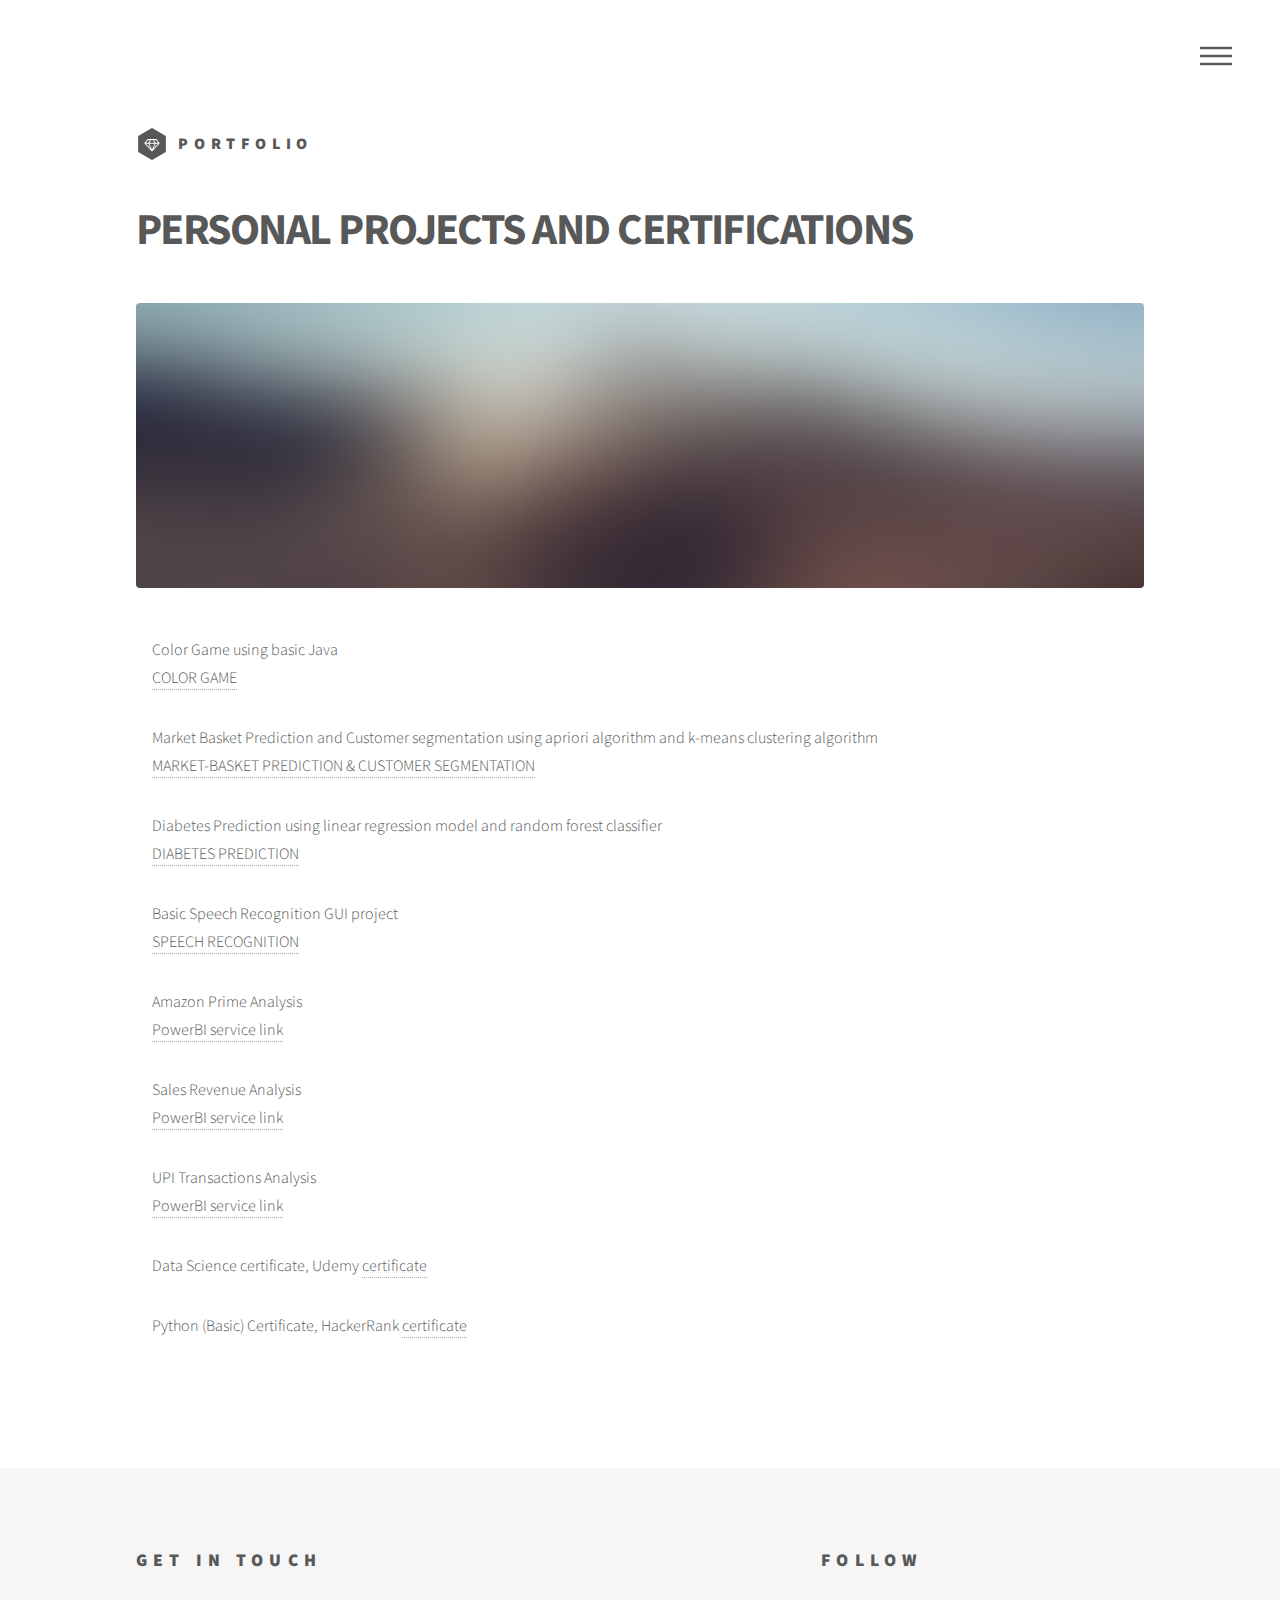
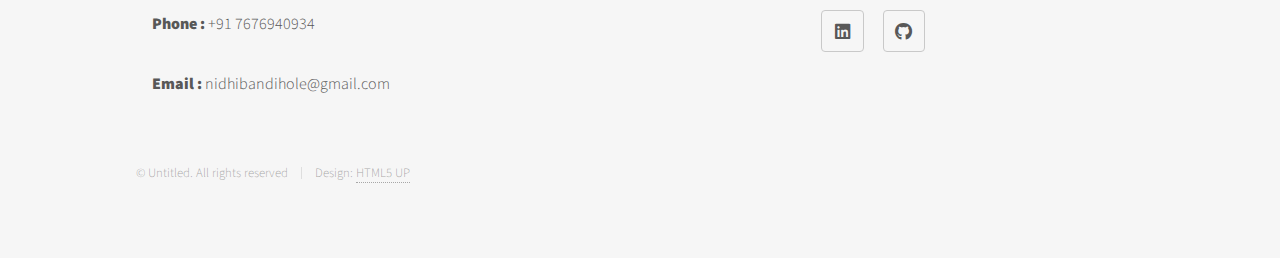
<file: personal_projects.html>
<!DOCTYPE HTML>
<!--
	Phantom by HTML5 UP
	html5up.net | @ajlkn
	Free for personal and commercial use under the CCA 3.0 license (html5up.net/license)
-->
<html>
	<head>
		<title></title>
		<meta charset="utf-8" />
		<meta name="viewport" content="width=device-width, initial-scale=1, user-scalable=no" />
		<link rel="stylesheet" href="assets/css/main.css" />
		<noscript><link rel="stylesheet" href="assets/css/noscript.css" /></noscript>
	</head>
	<body class="is-preload">
		<!-- Wrapper -->
			<div id="wrapper">

				<!-- Header -->
					<header id="header">
						<div class="inner">

							<!-- Logo -->
								<a href="index.html" class="logo">
									<span class="symbol"><img src="images/logo.svg" alt="" /></span><span class="title">Portfolio</span>
								</a>

							<!-- Nav -->
								<nav>
									<ul>
										<li><a href="#menu">Menu</a></li>
									</ul>
								</nav>

						</div>
					</header>

				<!-- Menu -->
					<nav id="menu">
						<h2>Menu</h2>
						<ul>
							<li><a href="index.html">Home</a></li>
							<li><a href="education.html">EDUCATION</a></li>
							<li><a href="skills_and_interests.html">SKILLS & INTERESTS</a></li>
							<li><a href="achievements.html"></a>ACHIEVEMENTS</li>
							<li><a href="personal_projects.html"></a>PERSONAL PROJECTS & CERTIFICATIONS</li>
						</ul>
					</nav>

				<!-- Main -->
					<div id="main">
						<div class="inner">
							<h1>PERSONAL PROJECTS AND CERTIFICATIONS</h1>
							<span class="image main"><img src="images/pic13.jpg" alt="" /></span>
                           				<ul>
											<p>Color Game using basic Java <br>
											<a href=https://github.com/nidhibandihole/ColorGame>COLOR GAME</a></p>
								                        <p>Market Basket Prediction and Customer segmentation using apriori algorithm and k-means clustering algorithm<br>
											<a href=https://github.com/nidhibandihole/Market-Basket-Prediction>MARKET-BASKET PREDICTION & CUSTOMER SEGMENTATION</a></p>
											<p>Diabetes Prediction using linear regression model and random forest classifier<br>
											<a href=https://github.com/nidhibandihole/DiabetesPrediction>DIABETES PREDICTION</a></p>
								                        <p>Basic Speech Recognition GUI project<br>
											<a href=https://github.com/nidhibandihole/SpeechRecognition>SPEECH RECOGNITION</a></p>
								                        <p>Amazon Prime Analysis<br>
											<a href=https://app.powerbi.com/groups/me/reports/e4e7d8b8-67f1-4931-8c83-b5ec7dc6b488/f12c45eb36fb886ad22b?experience=power-bi>PowerBI service link</a></p>
								                        <p>Sales Revenue Analysis<br>
											<a href=https://app.powerbi.com/groups/me/reports/21400964-9056-4bbd-bf8e-9b2d8336d91c/cd98ca917bd04d06a674?experience=power-bi>PowerBI service link</a></p>
											<p>UPI Transactions Analysis<br>
											<a href=https://app.powerbi.com/links/O__Qoa497u?ctid=9259b583-35d8-4398-8ada-2933bf22648f&pbi_source=linkShare>PowerBI service link</a></p>
							
								                        <p>Data Science certificate, Udemy
											<a href=https://udemy-certificate.s3.amazonaws.com/pdf/UC-5cecc277-79f2-49ab-b566-be4792099376.pdf>certificate</a></p>
											<p>Python (Basic) Certificate, HackerRank
											<a href=https://www.hackerrank.com/certificates/iframe/97580fb8d1e1>certificate</a></p>
											</ul>
						</div>
					</div>

				<!-- Footer -->
					<footer id="footer">
						<div class="inner">
							<section>
								<h2>Get in touch</h2>
								<ul><strong>Phone : </strong>+91 7676940934</ul>
								<ul><strong>Email : </strong>nidhibandihole@gmail.com</ul>
							</section>
							<section>
								<h2>Follow</h2>
								<ul class="icons">
									<li><a href="https://www.linkedin.com/in/nidhi-bandihole-prasanna-27153a305/" class="icon brands style2 fa-linkedin"><span class="label">linkedin</span></a></li>
									<li><a href="https://github.com/nidhibandihole" class="icon brands style2 fa-github"><span class="label">GitHub</span></a></li>
									
								</ul>
							</section>
							<ul class="copyright">
								<li>&copy; Untitled. All rights reserved</li><li>Design: <a href="http://html5up.net">HTML5 UP</a></li>
							</ul>
						</div>
					</footer>

			</div>

		<!-- Scripts -->
			<script src="assets/js/jquery.min.js"></script>
			<script src="assets/js/browser.min.js"></script>
			<script src="assets/js/breakpoints.min.js"></script>
			<script src="assets/js/util.js"></script>
			<script src="assets/js/main.js"></script>

	</body>
</html>
</file>
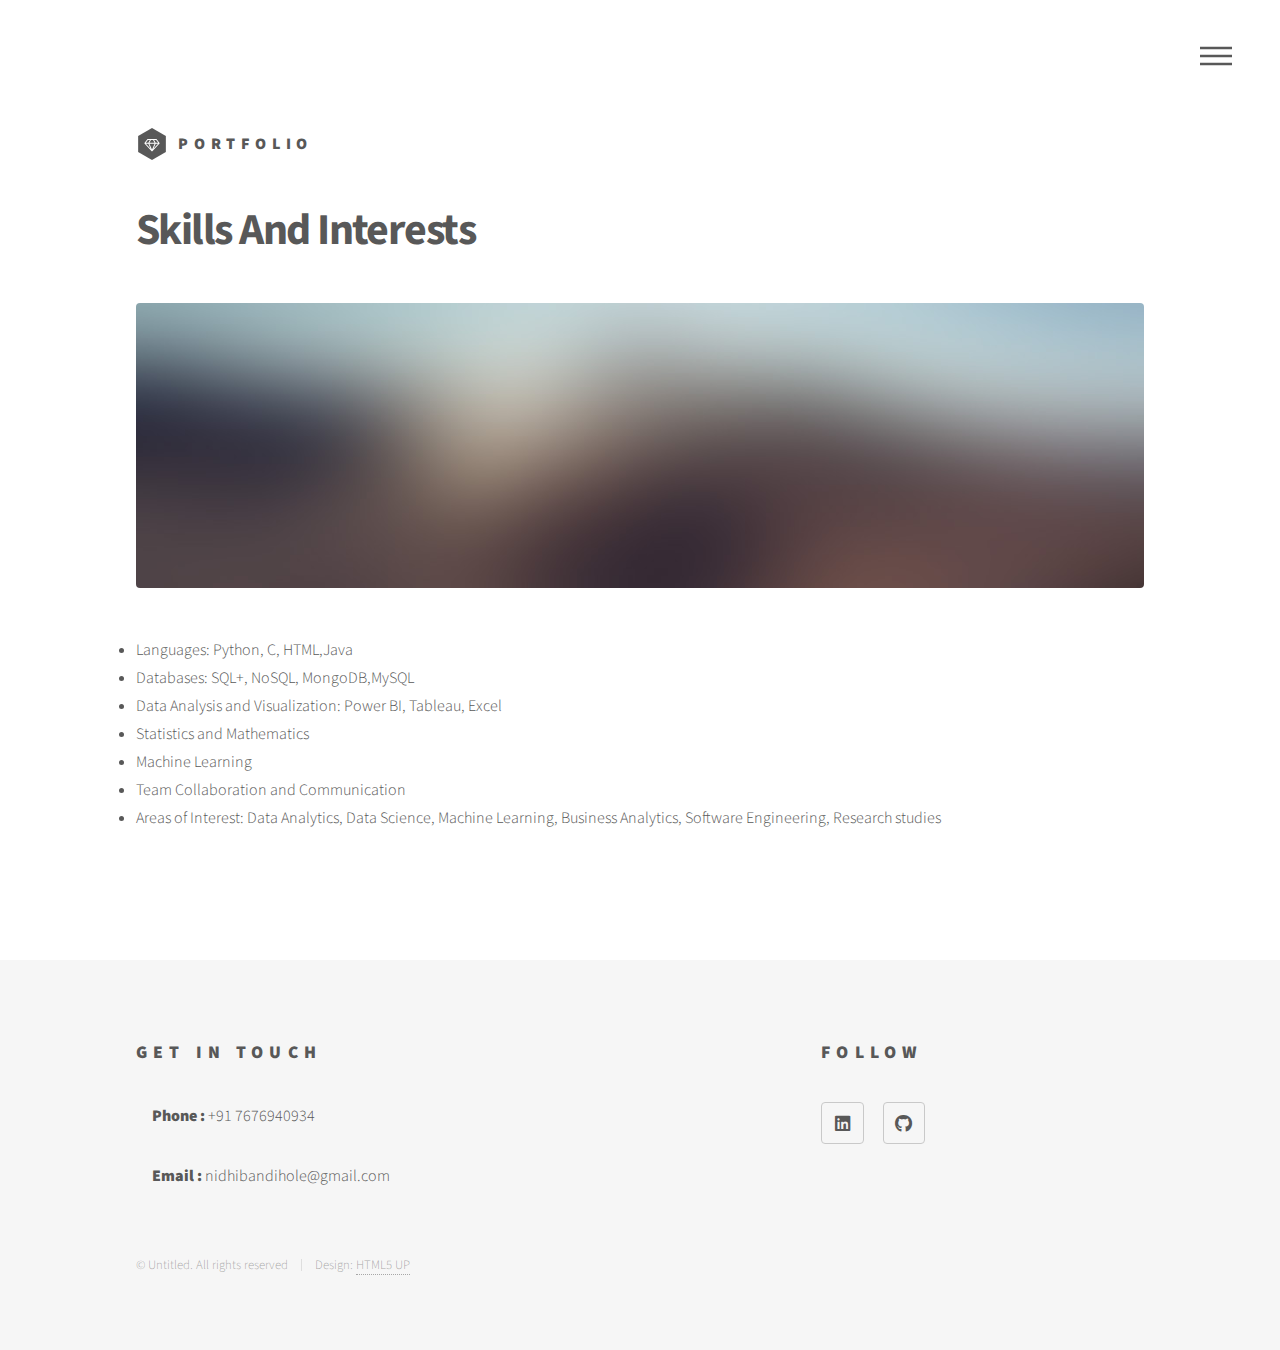
<file: skills_and_interests.html>
<!DOCTYPE HTML>
<!--
	Phantom by HTML5 UP
	html5up.net | @ajlkn
	Free for personal and commercial use under the CCA 3.0 license (html5up.net/license)
-->
<html>
	<head>
		<title></title>
		<meta charset="utf-8" />
		<meta name="viewport" content="width=device-width, initial-scale=1, user-scalable=no" />
		<link rel="stylesheet" href="assets/css/main.css" />
		<noscript><link rel="stylesheet" href="assets/css/noscript.css" /></noscript>
	</head>
	<body class="is-preload">
		<!-- Wrapper -->
			<div id="wrapper">

				<!-- Header -->
					<header id="header">
						<div class="inner">

							<!-- Logo -->
								<a href="index.html" class="logo">
									<span class="symbol"><img src="images/logo.svg" alt="" /></span><span class="title">Portfolio</span>
								</a>

							<!-- Nav -->
								<nav>
									<ul>
										<li><a href="#menu">Menu</a></li>
									</ul>
								</nav>

						</div>
					</header>

				<!-- Menu -->
					<nav id="menu">
						<h2>Menu</h2>
						<ul>
							<li><a href="index.html">Home</a></li>
							<li><a href="education.html">EDUCATION</a></li>
							<li><a href="skills_and_interests.html">SKILLS & INTERESTS</a></li>
							<li><a href="generic.html"></a>ACHIEVEMENTS</li>
							<li><a href="elements.html"></a>PERSONAL PROJECTS & CERTIFICATIONS</li>
						</ul>
					</nav>

				<!-- Main -->
					<div id="main">
						<div class="inner">
							<h1>Skills And Interests</h1>
							<span class="image main"><img src="images/pic13.jpg" alt="" /></span>
                            <p><li>Languages: Python, C, HTML,Java</li>
                                <li>Databases: SQL+, NoSQL, MongoDB,MySQL</li>
                                <li>Data Analysis and Visualization: Power BI, Tableau, Excel</li>
                                <li>Statistics and Mathematics</li>
                                <li>Machine Learning</li>
                                <li>Team Collaboration and Communication</li>
                                <li>Areas of Interest: Data Analytics, Data Science, Machine Learning, Business Analytics, Software Engineering, Research studies</li></p>
						</div>
					</div>

				<!-- Footer -->
					<footer id="footer">
						<div class="inner">
							<section>
								<h2>Get in touch</h2>
								<ul><strong>Phone : </strong>+91 7676940934</ul>
								<ul><strong>Email : </strong>nidhibandihole@gmail.com</ul>
							</section>
							<section>
								<h2>Follow</h2>
								<ul class="icons">
									<li><a href="https://www.linkedin.com/in/nidhi-bandihole-prasanna-27153a305/" class="icon brands style2 fa-linkedin"><span class="label">linkedin</span></a></li>
									<li><a href="https://github.com/nidhibandihole" class="icon brands style2 fa-github"><span class="label">GitHub</span></a></li>
									
								</ul>
							</section>
							<ul class="copyright">
								<li>&copy; Untitled. All rights reserved</li><li>Design: <a href="http://html5up.net">HTML5 UP</a></li>
							</ul>
						</div>
					</footer>

			</div>

		<!-- Scripts -->
			<script src="assets/js/jquery.min.js"></script>
			<script src="assets/js/browser.min.js"></script>
			<script src="assets/js/breakpoints.min.js"></script>
			<script src="assets/js/util.js"></script>
			<script src="assets/js/main.js"></script>

	</body>
</html>
</file>
<file: assets/css/noscript.css>
/*
	Phantom by HTML5 UP
	html5up.net | @ajlkn
	Free for personal and commercial use under the CCA 3.0 license (html5up.net/license)
*/

/* Tiles */

	body.is-preload .tiles article {
		-moz-transform: none;
		-webkit-transform: none;
		-ms-transform: none;
		transform: none;
		opacity: 1;
	}
</file>
<file: assets/css/main.css>
@import url(fontawesome-all.min.css);
@import url("https://fonts.googleapis.com/css?family=Source+Sans+Pro:300,700,900");

/*
	Phantom by HTML5 UP
	html5up.net | @ajlkn
	Free for personal and commercial use under the CCA 3.0 license (html5up.net/license)
*/

html, body, div, span, applet, object,
iframe, h1, h2, h3, h4, h5, h6, p, blockquote,
pre, a, abbr, acronym, address, big, cite,
code, del, dfn, em, img, ins, kbd, q, s, samp,
small, strike, strong, sub, sup, tt, var, b,
u, i, center, dl, dt, dd, ol, ul, li, fieldset,
form, label, legend, table, caption, tbody,
tfoot, thead, tr, th, td, article, aside,
canvas, details, embed, figure, figcaption,
footer, header, hgroup, menu, nav, output, ruby,
section, summary, time, mark, audio, video {
	margin: 0;
	padding: 0;
	border: 0;
	font-size: 100%;
	font: inherit;
	vertical-align: baseline;}

article, aside, details, figcaption, figure,
footer, header, hgroup, menu, nav, section {
	display: block;}

body {
	line-height: 1;
}

ol, ul {
	list-style: none;
}

blockquote, q {
	quotes: none;
}

	blockquote:before, blockquote:after, q:before, q:after {
		content: '';
		content: none;
	}

table {
	border-collapse: collapse;
	border-spacing: 0;
}

body {
	-webkit-text-size-adjust: none;
}

mark {
	background-color: transparent;
	color: inherit;
}

input::-moz-focus-inner {
	border: 0;
	padding: 0;
}

input, select, textarea {
	-moz-appearance: none;
	-webkit-appearance: none;
	-ms-appearance: none;
	appearance: none;
}

/* Basic */

	@-ms-viewport {
		width: device-width;
	}

	body {
		-ms-overflow-style: scrollbar;
	}

	@media screen and (max-width: 480px) {

		html, body {
			min-width: 320px;
		}

	}

	html {
		box-sizing: border-box;
	}

	*, *:before, *:after {
		box-sizing: inherit;
	}

	body {
		background: #ffffff;
	}

		body.is-preload *, body.is-preload *:before, body.is-preload *:after {
			-moz-animation: none !important;
			-webkit-animation: none !important;
			-ms-animation: none !important;
			animation: none !important;
			-moz-transition: none !important;
			-webkit-transition: none !important;
			-ms-transition: none !important;
			transition: none !important;
		}

/* Type */

	body, input, select, textarea {
		color: #585858;
		font-family: "Source Sans Pro", Helvetica, sans-serif;
		font-size: 16pt;
		font-weight: 300;
		line-height: 1.75;
	}

		@media screen and (max-width: 1680px) {

			body, input, select, textarea {
				font-size: 14pt;
			}

		}

		@media screen and (max-width: 1280px) {

			body, input, select, textarea {
				font-size: 12pt;
			}

		}

	a {
		-moz-transition: border-bottom-color 0.2s ease, color 0.2s ease;
		-webkit-transition: border-bottom-color 0.2s ease, color 0.2s ease;
		-ms-transition: border-bottom-color 0.2s ease, color 0.2s ease;
		transition: border-bottom-color 0.2s ease, color 0.2s ease;
		text-decoration: none;
		color: #585858;
		border-bottom: dotted 1px rgba(88, 88, 88, 0.5);
	}

		a:hover {
			border-bottom-color: transparent;
			color: #f2849e !important;
		}

	strong, b {
		font-weight: 900;
	}

	em, i {
		font-style: italic;
	}

	p {
		margin: 0 0 2em 0;
	}

	h1 {
		font-size: 2.75em;
		font-weight: 700;
		line-height: 1.3;
		margin: 0 0 1em 0;
		letter-spacing: -0.035em;
	}

		h1 a {
			color: inherit;
		}

		@media screen and (max-width: 736px) {

			h1 {
				font-size: 2em;
				margin: 0 0 1em 0;
			}

		}

		@media screen and (max-width: 360px) {

			h1 {
				font-size: 1.75em;
			}

		}

	h2, h3, h4, h5, h6 {
		font-weight: 900;
		line-height: 1.5;
		margin: 0 0 2em 0;
		text-transform: uppercase;
		letter-spacing: 0.35em;
	}

		h2 a, h3 a, h4 a, h5 a, h6 a {
			color: inherit;
		}

	h2 {
		font-size: 1.1em;
	}

	h3 {
		font-size: 1em;
	}

	h4 {
		font-size: 0.8em;
	}

	h5 {
		font-size: 0.8em;
	}

	h6 {
		font-size: 0.8em;
	}

	@media screen and (max-width: 980px) {

		h1 br, h2 br, h3 br, h4 br, h5 br, h6 br {
			display: none;
		}

	}

	@media screen and (max-width: 736px) {

		h2 {
			font-size: 1em;
		}

		h3 {
			font-size: 0.8em;
		}

	}

	sub {
		font-size: 0.8em;
		position: relative;
		top: 0.5em;
	}

	sup {
		font-size: 0.8em;
		position: relative;
		top: -0.5em;
	}

	blockquote {
		border-left: solid 4px #c9c9c9;
		font-style: italic;
		margin: 0 0 2em 0;
		padding: 0.5em 0 0.5em 2em;
	}

	code {
		background: rgba(144, 144, 144, 0.075);
		border-radius: 4px;
		border: solid 1px #c9c9c9;
		font-family: "Courier New", monospace;
		font-size: 0.9em;
		margin: 0 0.25em;
		padding: 0.25em 0.65em;
	}

	pre {
		-webkit-overflow-scrolling: touch;
		font-family: "Courier New", monospace;
		font-size: 0.9em;
		margin: 0 0 2em 0;
	}

		pre code {
			display: block;
			line-height: 1.75;
			padding: 1em 1.5em;
			overflow-x: auto;
		}

	hr {
		border: 0;
		border-bottom: solid 1px #c9c9c9;
		margin: 2em 0;
	}

		hr.major {
			margin: 3em 0;
		}

	.align-left {
		text-align: left;
	}

	.align-center {
		text-align: center;
	}

	.align-right {
		text-align: right;
	}

/* Row */

	.row {
		display: flex;
		flex-wrap: wrap;
		box-sizing: border-box;
		align-items: stretch;
	}

		.row > * {
			box-sizing: border-box;
		}

		.row.gtr-uniform > * > :last-child {
			margin-bottom: 0;
		}

		.row.aln-left {
			justify-content: flex-start;
		}

		.row.aln-center {
			justify-content: center;
		}

		.row.aln-right {
			justify-content: flex-end;
		}

		.row.aln-top {
			align-items: flex-start;
		}

		.row.aln-middle {
			align-items: center;
		}

		.row.aln-bottom {
			align-items: flex-end;
		}

		.row > .imp {
			order: -1;
		}

		.row > .col-1 {
			width: 8.33333%;
		}

		.row > .off-1 {
			margin-left: 8.33333%;
		}

		.row > .col-2 {
			width: 16.66667%;
		}

		.row > .off-2 {
			margin-left: 16.66667%;
		}

		.row > .col-3 {
			width: 25%;
		}

		.row > .off-3 {
			margin-left: 25%;
		}

		.row > .col-4 {
			width: 33.33333%;
		}

		.row > .off-4 {
			margin-left: 33.33333%;
		}

		.row > .col-5 {
			width: 41.66667%;
		}

		.row > .off-5 {
			margin-left: 41.66667%;
		}

		.row > .col-6 {
			width: 50%;
		}

		.row > .off-6 {
			margin-left: 50%;
		}

		.row > .col-7 {
			width: 58.33333%;
		}

		.row > .off-7 {
			margin-left: 58.33333%;
		}

		.row > .col-8 {
			width: 66.66667%;
		}

		.row > .off-8 {
			margin-left: 66.66667%;
		}

		.row > .col-9 {
			width: 75%;
		}

		.row > .off-9 {
			margin-left: 75%;
		}

		.row > .col-10 {
			width: 83.33333%;
		}

		.row > .off-10 {
			margin-left: 83.33333%;
		}

		.row > .col-11 {
			width: 91.66667%;
		}

		.row > .off-11 {
			margin-left: 91.66667%;
		}

		.row > .col-12 {
			width: 100%;
		}

		.row > .off-12 {
			margin-left: 100%;
		}

		.row.gtr-0 {
			margin-top: 0;
			margin-left: 0em;
		}

			.row.gtr-0 > * {
				padding: 0 0 0 0em;
			}

			.row.gtr-0.gtr-uniform {
				margin-top: 0em;
			}

				.row.gtr-0.gtr-uniform > * {
					padding-top: 0em;
				}

		.row.gtr-25 {
			margin-top: 0;
			margin-left: -0.5em;
		}

			.row.gtr-25 > * {
				padding: 0 0 0 0.5em;
			}

			.row.gtr-25.gtr-uniform {
				margin-top: -0.5em;
			}

				.row.gtr-25.gtr-uniform > * {
					padding-top: 0.5em;
				}

		.row.gtr-50 {
			margin-top: 0;
			margin-left: -1em;
		}

			.row.gtr-50 > * {
				padding: 0 0 0 1em;
			}

			.row.gtr-50.gtr-uniform {
				margin-top: -1em;
			}

				.row.gtr-50.gtr-uniform > * {
					padding-top: 1em;
				}

		.row {
			margin-top: 0;
			margin-left: -2em;
		}

			.row > * {
				padding: 0 0 0 2em;
			}

			.row.gtr-uniform {
				margin-top: -2em;
			}

				.row.gtr-uniform > * {
					padding-top: 2em;
				}

		.row.gtr-150 {
			margin-top: 0;
			margin-left: -3em;
		}

			.row.gtr-150 > * {
				padding: 0 0 0 3em;
			}

			.row.gtr-150.gtr-uniform {
				margin-top: -3em;
			}

				.row.gtr-150.gtr-uniform > * {
					padding-top: 3em;
				}

		.row.gtr-200 {
			margin-top: 0;
			margin-left: -4em;
		}

			.row.gtr-200 > * {
				padding: 0 0 0 4em;
			}

			.row.gtr-200.gtr-uniform {
				margin-top: -4em;
			}

				.row.gtr-200.gtr-uniform > * {
					padding-top: 4em;
				}

		@media screen and (max-width: 1680px) {

			.row {
				display: flex;
				flex-wrap: wrap;
				box-sizing: border-box;
				align-items: stretch;
			}

				.row > * {
					box-sizing: border-box;
				}

				.row.gtr-uniform > * > :last-child {
					margin-bottom: 0;
				}

				.row.aln-left {
					justify-content: flex-start;
				}

				.row.aln-center {
					justify-content: center;
				}

				.row.aln-right {
					justify-content: flex-end;
				}

				.row.aln-top {
					align-items: flex-start;
				}

				.row.aln-middle {
					align-items: center;
				}

				.row.aln-bottom {
					align-items: flex-end;
				}

				.row > .imp-xlarge {
					order: -1;
				}

				.row > .col-1-xlarge {
					width: 8.33333%;
				}

				.row > .off-1-xlarge {
					margin-left: 8.33333%;
				}

				.row > .col-2-xlarge {
					width: 16.66667%;
				}

				.row > .off-2-xlarge {
					margin-left: 16.66667%;
				}

				.row > .col-3-xlarge {
					width: 25%;
				}

				.row > .off-3-xlarge {
					margin-left: 25%;
				}

				.row > .col-4-xlarge {
					width: 33.33333%;
				}

				.row > .off-4-xlarge {
					margin-left: 33.33333%;
				}

				.row > .col-5-xlarge {
					width: 41.66667%;
				}

				.row > .off-5-xlarge {
					margin-left: 41.66667%;
				}

				.row > .col-6-xlarge {
					width: 50%;
				}

				.row > .off-6-xlarge {
					margin-left: 50%;
				}

				.row > .col-7-xlarge {
					width: 58.33333%;
				}

				.row > .off-7-xlarge {
					margin-left: 58.33333%;
				}

				.row > .col-8-xlarge {
					width: 66.66667%;
				}

				.row > .off-8-xlarge {
					margin-left: 66.66667%;
				}

				.row > .col-9-xlarge {
					width: 75%;
				}

				.row > .off-9-xlarge {
					margin-left: 75%;
				}

				.row > .col-10-xlarge {
					width: 83.33333%;
				}

				.row > .off-10-xlarge {
					margin-left: 83.33333%;
				}

				.row > .col-11-xlarge {
					width: 91.66667%;
				}

				.row > .off-11-xlarge {
					margin-left: 91.66667%;
				}

				.row > .col-12-xlarge {
					width: 100%;
				}

				.row > .off-12-xlarge {
					margin-left: 100%;
				}

				.row.gtr-0 {
					margin-top: 0;
					margin-left: 0em;
				}

					.row.gtr-0 > * {
						padding: 0 0 0 0em;
					}

					.row.gtr-0.gtr-uniform {
						margin-top: 0em;
					}

						.row.gtr-0.gtr-uniform > * {
							padding-top: 0em;
						}

				.row.gtr-25 {
					margin-top: 0;
					margin-left: -0.5em;
				}

					.row.gtr-25 > * {
						padding: 0 0 0 0.5em;
					}

					.row.gtr-25.gtr-uniform {
						margin-top: -0.5em;
					}

						.row.gtr-25.gtr-uniform > * {
							padding-top: 0.5em;
						}

				.row.gtr-50 {
					margin-top: 0;
					margin-left: -1em;
				}

					.row.gtr-50 > * {
						padding: 0 0 0 1em;
					}

					.row.gtr-50.gtr-uniform {
						margin-top: -1em;
					}

						.row.gtr-50.gtr-uniform > * {
							padding-top: 1em;
						}

				.row {
					margin-top: 0;
					margin-left: -2em;
				}

					.row > * {
						padding: 0 0 0 2em;
					}

					.row.gtr-uniform {
						margin-top: -2em;
					}

						.row.gtr-uniform > * {
							padding-top: 2em;
						}

				.row.gtr-150 {
					margin-top: 0;
					margin-left: -3em;
				}

					.row.gtr-150 > * {
						padding: 0 0 0 3em;
					}

					.row.gtr-150.gtr-uniform {
						margin-top: -3em;
					}

						.row.gtr-150.gtr-uniform > * {
							padding-top: 3em;
						}

				.row.gtr-200 {
					margin-top: 0;
					margin-left: -4em;
				}

					.row.gtr-200 > * {
						padding: 0 0 0 4em;
					}

					.row.gtr-200.gtr-uniform {
						margin-top: -4em;
					}

						.row.gtr-200.gtr-uniform > * {
							padding-top: 4em;
						}

		}

		@media screen and (max-width: 1280px) {

			.row {
				display: flex;
				flex-wrap: wrap;
				box-sizing: border-box;
				align-items: stretch;
			}

				.row > * {
					box-sizing: border-box;
				}

				.row.gtr-uniform > * > :last-child {
					margin-bottom: 0;
				}

				.row.aln-left {
					justify-content: flex-start;
				}

				.row.aln-center {
					justify-content: center;
				}

				.row.aln-right {
					justify-content: flex-end;
				}

				.row.aln-top {
					align-items: flex-start;
				}

				.row.aln-middle {
					align-items: center;
				}

				.row.aln-bottom {
					align-items: flex-end;
				}

				.row > .imp-large {
					order: -1;
				}

				.row > .col-1-large {
					width: 8.33333%;
				}

				.row > .off-1-large {
					margin-left: 8.33333%;
				}

				.row > .col-2-large {
					width: 16.66667%;
				}

				.row > .off-2-large {
					margin-left: 16.66667%;
				}

				.row > .col-3-large {
					width: 25%;
				}

				.row > .off-3-large {
					margin-left: 25%;
				}

				.row > .col-4-large {
					width: 33.33333%;
				}

				.row > .off-4-large {
					margin-left: 33.33333%;
				}

				.row > .col-5-large {
					width: 41.66667%;
				}

				.row > .off-5-large {
					margin-left: 41.66667%;
				}

				.row > .col-6-large {
					width: 50%;
				}

				.row > .off-6-large {
					margin-left: 50%;
				}

				.row > .col-7-large {
					width: 58.33333%;
				}

				.row > .off-7-large {
					margin-left: 58.33333%;
				}

				.row > .col-8-large {
					width: 66.66667%;
				}

				.row > .off-8-large {
					margin-left: 66.66667%;
				}

				.row > .col-9-large {
					width: 75%;
				}

				.row > .off-9-large {
					margin-left: 75%;
				}

				.row > .col-10-large {
					width: 83.33333%;
				}

				.row > .off-10-large {
					margin-left: 83.33333%;
				}

				.row > .col-11-large {
					width: 91.66667%;
				}

				.row > .off-11-large {
					margin-left: 91.66667%;
				}

				.row > .col-12-large {
					width: 100%;
				}

				.row > .off-12-large {
					margin-left: 100%;
				}

				.row.gtr-0 {
					margin-top: 0;
					margin-left: 0em;
				}

					.row.gtr-0 > * {
						padding: 0 0 0 0em;
					}

					.row.gtr-0.gtr-uniform {
						margin-top: 0em;
					}

						.row.gtr-0.gtr-uniform > * {
							padding-top: 0em;
						}

				.row.gtr-25 {
					margin-top: 0;
					margin-left: -0.5em;
				}

					.row.gtr-25 > * {
						padding: 0 0 0 0.5em;
					}

					.row.gtr-25.gtr-uniform {
						margin-top: -0.5em;
					}

						.row.gtr-25.gtr-uniform > * {
							padding-top: 0.5em;
						}

				.row.gtr-50 {
					margin-top: 0;
					margin-left: -1em;
				}

					.row.gtr-50 > * {
						padding: 0 0 0 1em;
					}

					.row.gtr-50.gtr-uniform {
						margin-top: -1em;
					}

						.row.gtr-50.gtr-uniform > * {
							padding-top: 1em;
						}

				.row {
					margin-top: 0;
					margin-left: -2em;
				}

					.row > * {
						padding: 0 0 0 2em;
					}

					.row.gtr-uniform {
						margin-top: -2em;
					}

						.row.gtr-uniform > * {
							padding-top: 2em;
						}

				.row.gtr-150 {
					margin-top: 0;
					margin-left: -3em;
				}

					.row.gtr-150 > * {
						padding: 0 0 0 3em;
					}

					.row.gtr-150.gtr-uniform {
						margin-top: -3em;
					}

						.row.gtr-150.gtr-uniform > * {
							padding-top: 3em;
						}

				.row.gtr-200 {
					margin-top: 0;
					margin-left: -4em;
				}

					.row.gtr-200 > * {
						padding: 0 0 0 4em;
					}

					.row.gtr-200.gtr-uniform {
						margin-top: -4em;
					}

						.row.gtr-200.gtr-uniform > * {
							padding-top: 4em;
						}

		}

		@media screen and (max-width: 980px) {

			.row {
				display: flex;
				flex-wrap: wrap;
				box-sizing: border-box;
				align-items: stretch;
			}

				.row > * {
					box-sizing: border-box;
				}

				.row.gtr-uniform > * > :last-child {
					margin-bottom: 0;
				}

				.row.aln-left {
					justify-content: flex-start;
				}

				.row.aln-center {
					justify-content: center;
				}

				.row.aln-right {
					justify-content: flex-end;
				}

				.row.aln-top {
					align-items: flex-start;
				}

				.row.aln-middle {
					align-items: center;
				}

				.row.aln-bottom {
					align-items: flex-end;
				}

				.row > .imp-medium {
					order: -1;
				}

				.row > .col-1-medium {
					width: 8.33333%;
				}

				.row > .off-1-medium {
					margin-left: 8.33333%;
				}

				.row > .col-2-medium {
					width: 16.66667%;
				}

				.row > .off-2-medium {
					margin-left: 16.66667%;
				}

				.row > .col-3-medium {
					width: 25%;
				}

				.row > .off-3-medium {
					margin-left: 25%;
				}

				.row > .col-4-medium {
					width: 33.33333%;
				}

				.row > .off-4-medium {
					margin-left: 33.33333%;
				}

				.row > .col-5-medium {
					width: 41.66667%;
				}

				.row > .off-5-medium {
					margin-left: 41.66667%;
				}

				.row > .col-6-medium {
					width: 50%;
				}

				.row > .off-6-medium {
					margin-left: 50%;
				}

				.row > .col-7-medium {
					width: 58.33333%;
				}

				.row > .off-7-medium {
					margin-left: 58.33333%;
				}

				.row > .col-8-medium {
					width: 66.66667%;
				}

				.row > .off-8-medium {
					margin-left: 66.66667%;
				}

				.row > .col-9-medium {
					width: 75%;
				}

				.row > .off-9-medium {
					margin-left: 75%;
				}

				.row > .col-10-medium {
					width: 83.33333%;
				}

				.row > .off-10-medium {
					margin-left: 83.33333%;
				}

				.row > .col-11-medium {
					width: 91.66667%;
				}

				.row > .off-11-medium {
					margin-left: 91.66667%;
				}

				.row > .col-12-medium {
					width: 100%;
				}

				.row > .off-12-medium {
					margin-left: 100%;
				}

				.row.gtr-0 {
					margin-top: 0;
					margin-left: 0em;
				}

					.row.gtr-0 > * {
						padding: 0 0 0 0em;
					}

					.row.gtr-0.gtr-uniform {
						margin-top: 0em;
					}

						.row.gtr-0.gtr-uniform > * {
							padding-top: 0em;
						}

				.row.gtr-25 {
					margin-top: 0;
					margin-left: -0.375em;
				}

					.row.gtr-25 > * {
						padding: 0 0 0 0.375em;
					}

					.row.gtr-25.gtr-uniform {
						margin-top: -0.375em;
					}

						.row.gtr-25.gtr-uniform > * {
							padding-top: 0.375em;
						}

				.row.gtr-50 {
					margin-top: 0;
					margin-left: -0.75em;
				}

					.row.gtr-50 > * {
						padding: 0 0 0 0.75em;
					}

					.row.gtr-50.gtr-uniform {
						margin-top: -0.75em;
					}

						.row.gtr-50.gtr-uniform > * {
							padding-top: 0.75em;
						}

				.row {
					margin-top: 0;
					margin-left: -1.5em;
				}

					.row > * {
						padding: 0 0 0 1.5em;
					}

					.row.gtr-uniform {
						margin-top: -1.5em;
					}

						.row.gtr-uniform > * {
							padding-top: 1.5em;
						}

				.row.gtr-150 {
					margin-top: 0;
					margin-left: -2.25em;
				}

					.row.gtr-150 > * {
						padding: 0 0 0 2.25em;
					}

					.row.gtr-150.gtr-uniform {
						margin-top: -2.25em;
					}

						.row.gtr-150.gtr-uniform > * {
							padding-top: 2.25em;
						}

				.row.gtr-200 {
					margin-top: 0;
					margin-left: -3em;
				}

					.row.gtr-200 > * {
						padding: 0 0 0 3em;
					}

					.row.gtr-200.gtr-uniform {
						margin-top: -3em;
					}

						.row.gtr-200.gtr-uniform > * {
							padding-top: 3em;
						}

		}

		@media screen and (max-width: 736px) {

			.row {
				display: flex;
				flex-wrap: wrap;
				box-sizing: border-box;
				align-items: stretch;
			}

				.row > * {
					box-sizing: border-box;
				}

				.row.gtr-uniform > * > :last-child {
					margin-bottom: 0;
				}

				.row.aln-left {
					justify-content: flex-start;
				}

				.row.aln-center {
					justify-content: center;
				}

				.row.aln-right {
					justify-content: flex-end;
				}

				.row.aln-top {
					align-items: flex-start;
				}

				.row.aln-middle {
					align-items: center;
				}

				.row.aln-bottom {
					align-items: flex-end;
				}

				.row > .imp-small {
					order: -1;
				}

				.row > .col-1-small {
					width: 8.33333%;
				}

				.row > .off-1-small {
					margin-left: 8.33333%;
				}

				.row > .col-2-small {
					width: 16.66667%;
				}

				.row > .off-2-small {
					margin-left: 16.66667%;
				}

				.row > .col-3-small {
					width: 25%;
				}

				.row > .off-3-small {
					margin-left: 25%;
				}

				.row > .col-4-small {
					width: 33.33333%;
				}

				.row > .off-4-small {
					margin-left: 33.33333%;
				}

				.row > .col-5-small {
					width: 41.66667%;
				}

				.row > .off-5-small {
					margin-left: 41.66667%;
				}

				.row > .col-6-small {
					width: 50%;
				}

				.row > .off-6-small {
					margin-left: 50%;
				}

				.row > .col-7-small {
					width: 58.33333%;
				}

				.row > .off-7-small {
					margin-left: 58.33333%;
				}

				.row > .col-8-small {
					width: 66.66667%;
				}

				.row > .off-8-small {
					margin-left: 66.66667%;
				}

				.row > .col-9-small {
					width: 75%;
				}

				.row > .off-9-small {
					margin-left: 75%;
				}

				.row > .col-10-small {
					width: 83.33333%;
				}

				.row > .off-10-small {
					margin-left: 83.33333%;
				}

				.row > .col-11-small {
					width: 91.66667%;
				}

				.row > .off-11-small {
					margin-left: 91.66667%;
				}

				.row > .col-12-small {
					width: 100%;
				}

				.row > .off-12-small {
					margin-left: 100%;
				}

				.row.gtr-0 {
					margin-top: 0;
					margin-left: 0em;
				}

					.row.gtr-0 > * {
						padding: 0 0 0 0em;
					}

					.row.gtr-0.gtr-uniform {
						margin-top: 0em;
					}

						.row.gtr-0.gtr-uniform > * {
							padding-top: 0em;
						}

				.row.gtr-25 {
					margin-top: 0;
					margin-left: -0.25em;
				}

					.row.gtr-25 > * {
						padding: 0 0 0 0.25em;
					}

					.row.gtr-25.gtr-uniform {
						margin-top: -0.25em;
					}

						.row.gtr-25.gtr-uniform > * {
							padding-top: 0.25em;
						}

				.row.gtr-50 {
					margin-top: 0;
					margin-left: -0.5em;
				}

					.row.gtr-50 > * {
						padding: 0 0 0 0.5em;
					}

					.row.gtr-50.gtr-uniform {
						margin-top: -0.5em;
					}

						.row.gtr-50.gtr-uniform > * {
							padding-top: 0.5em;
						}

				.row {
					margin-top: 0;
					margin-left: -1em;
				}

					.row > * {
						padding: 0 0 0 1em;
					}

					.row.gtr-uniform {
						margin-top: -1em;
					}

						.row.gtr-uniform > * {
							padding-top: 1em;
						}

				.row.gtr-150 {
					margin-top: 0;
					margin-left: -1.5em;
				}

					.row.gtr-150 > * {
						padding: 0 0 0 1.5em;
					}

					.row.gtr-150.gtr-uniform {
						margin-top: -1.5em;
					}

						.row.gtr-150.gtr-uniform > * {
							padding-top: 1.5em;
						}

				.row.gtr-200 {
					margin-top: 0;
					margin-left: -2em;
				}

					.row.gtr-200 > * {
						padding: 0 0 0 2em;
					}

					.row.gtr-200.gtr-uniform {
						margin-top: -2em;
					}

						.row.gtr-200.gtr-uniform > * {
							padding-top: 2em;
						}

		}

		@media screen and (max-width: 480px) {

			.row {
				display: flex;
				flex-wrap: wrap;
				box-sizing: border-box;
				align-items: stretch;
			}

				.row > * {
					box-sizing: border-box;
				}

				.row.gtr-uniform > * > :last-child {
					margin-bottom: 0;
				}

				.row.aln-left {
					justify-content: flex-start;
				}

				.row.aln-center {
					justify-content: center;
				}

				.row.aln-right {
					justify-content: flex-end;
				}

				.row.aln-top {
					align-items: flex-start;
				}

				.row.aln-middle {
					align-items: center;
				}

				.row.aln-bottom {
					align-items: flex-end;
				}

				.row > .imp-xsmall {
					order: -1;
				}

				.row > .col-1-xsmall {
					width: 8.33333%;
				}

				.row > .off-1-xsmall {
					margin-left: 8.33333%;
				}

				.row > .col-2-xsmall {
					width: 16.66667%;
				}

				.row > .off-2-xsmall {
					margin-left: 16.66667%;
				}

				.row > .col-3-xsmall {
					width: 25%;
				}

				.row > .off-3-xsmall {
					margin-left: 25%;
				}

				.row > .col-4-xsmall {
					width: 33.33333%;
				}

				.row > .off-4-xsmall {
					margin-left: 33.33333%;
				}

				.row > .col-5-xsmall {
					width: 41.66667%;
				}

				.row > .off-5-xsmall {
					margin-left: 41.66667%;
				}

				.row > .col-6-xsmall {
					width: 50%;
				}

				.row > .off-6-xsmall {
					margin-left: 50%;
				}

				.row > .col-7-xsmall {
					width: 58.33333%;
				}

				.row > .off-7-xsmall {
					margin-left: 58.33333%;
				}

				.row > .col-8-xsmall {
					width: 66.66667%;
				}

				.row > .off-8-xsmall {
					margin-left: 66.66667%;
				}

				.row > .col-9-xsmall {
					width: 75%;
				}

				.row > .off-9-xsmall {
					margin-left: 75%;
				}

				.row > .col-10-xsmall {
					width: 83.33333%;
				}

				.row > .off-10-xsmall {
					margin-left: 83.33333%;
				}

				.row > .col-11-xsmall {
					width: 91.66667%;
				}

				.row > .off-11-xsmall {
					margin-left: 91.66667%;
				}

				.row > .col-12-xsmall {
					width: 100%;
				}

				.row > .off-12-xsmall {
					margin-left: 100%;
				}

				.row.gtr-0 {
					margin-top: 0;
					margin-left: 0em;
				}

					.row.gtr-0 > * {
						padding: 0 0 0 0em;
					}

					.row.gtr-0.gtr-uniform {
						margin-top: 0em;
					}

						.row.gtr-0.gtr-uniform > * {
							padding-top: 0em;
						}

				.row.gtr-25 {
					margin-top: 0;
					margin-left: -0.25em;
				}

					.row.gtr-25 > * {
						padding: 0 0 0 0.25em;
					}

					.row.gtr-25.gtr-uniform {
						margin-top: -0.25em;
					}

						.row.gtr-25.gtr-uniform > * {
							padding-top: 0.25em;
						}

				.row.gtr-50 {
					margin-top: 0;
					margin-left: -0.5em;
				}

					.row.gtr-50 > * {
						padding: 0 0 0 0.5em;
					}

					.row.gtr-50.gtr-uniform {
						margin-top: -0.5em;
					}

						.row.gtr-50.gtr-uniform > * {
							padding-top: 0.5em;
						}

				.row {
					margin-top: 0;
					margin-left: -1em;
				}

					.row > * {
						padding: 0 0 0 1em;
					}

					.row.gtr-uniform {
						margin-top: -1em;
					}

						.row.gtr-uniform > * {
							padding-top: 1em;
						}

				.row.gtr-150 {
					margin-top: 0;
					margin-left: -1.5em;
				}

					.row.gtr-150 > * {
						padding: 0 0 0 1.5em;
					}

					.row.gtr-150.gtr-uniform {
						margin-top: -1.5em;
					}

						.row.gtr-150.gtr-uniform > * {
							padding-top: 1.5em;
						}

				.row.gtr-200 {
					margin-top: 0;
					margin-left: -2em;
				}

					.row.gtr-200 > * {
						padding: 0 0 0 2em;
					}

					.row.gtr-200.gtr-uniform {
						margin-top: -2em;
					}

						.row.gtr-200.gtr-uniform > * {
							padding-top: 2em;
						}

		}

/* Section/Article */

	section.special, article.special {
		text-align: center;
	}

	header p {
		margin-top: -1em;
	}

	@media screen and (max-width: 736px) {

		header p {
			margin-top: 0;
		}

	}

/* Icon */

	.icon {
		text-decoration: none;
		border-bottom: none;
		position: relative;
	}

		.icon:before {
			-moz-osx-font-smoothing: grayscale;
			-webkit-font-smoothing: antialiased;
			display: inline-block;
			font-style: normal;
			font-variant: normal;
			text-rendering: auto;
			line-height: 1;
			text-transform: none !important;
			font-family: 'Font Awesome 5 Free';
			font-weight: 400;
		}

		.icon > .label {
			display: none;
		}

		.icon:before {
			line-height: inherit;
		}

		.icon.solid:before {
			font-weight: 900;
		}

		.icon.brands:before {
			font-family: 'Font Awesome 5 Brands';
		}

		.icon.style2 {
			-moz-transition: background-color 0.2s ease-in-out, color 0.2s ease-in-out, border-color 0.2s ease-in-out;
			-webkit-transition: background-color 0.2s ease-in-out, color 0.2s ease-in-out, border-color 0.2s ease-in-out;
			-ms-transition: background-color 0.2s ease-in-out, color 0.2s ease-in-out, border-color 0.2s ease-in-out;
			transition: background-color 0.2s ease-in-out, color 0.2s ease-in-out, border-color 0.2s ease-in-out;
			background-color: transparent;
			border: solid 1px #c9c9c9;
			border-radius: 4px;
			width: 2.65em;
			height: 2.65em;
			display: inline-block;
			text-align: center;
			line-height: 2.65em;
			color: inherit;
		}

			.icon.style2:before {
				font-size: 1.1em;
			}

			.icon.style2:hover {
				color: #f2849e;
				border-color: #f2849e;
			}

			.icon.style2:active {
				background-color: rgba(242, 132, 158, 0.1);
			}

/* List */

	ol {
		list-style: decimal;
		margin: 0 0 2em 0;
		padding-left: 1.25em;
	}

		ol li {
			padding-left: 0.25em;
		}

	ul {
		list-style: disc;
		margin: 0 0 2em 0;
		padding-left: 1em;
	}

		ul li {
			padding-left: 0.5em;
		}

		ul.alt {
			list-style: none;
			padding-left: 0;
		}

			ul.alt li {
				border-top: solid 1px #c9c9c9;
				padding: 0.5em 0;
			}

				ul.alt li:first-child {
					border-top: 0;
					padding-top: 0;
				}

	dl {
		margin: 0 0 2em 0;
	}

		dl dt {
			display: block;
			font-weight: 900;
			margin: 0 0 1em 0;
		}

		dl dd {
			margin-left: 2em;
		}

/* Actions */

	ul.actions {
		display: -moz-flex;
		display: -webkit-flex;
		display: -ms-flex;
		display: flex;
		cursor: default;
		list-style: none;
		margin-left: -1em;
		padding-left: 0;
	}

		ul.actions li {
			padding: 0 0 0 1em;
			vertical-align: middle;
		}

		ul.actions.special {
			-moz-justify-content: center;
			-webkit-justify-content: center;
			-ms-justify-content: center;
			justify-content: center;
			width: 100%;
			margin-left: 0;
		}

			ul.actions.special li:first-child {
				padding-left: 0;
			}

		ul.actions.stacked {
			-moz-flex-direction: column;
			-webkit-flex-direction: column;
			-ms-flex-direction: column;
			flex-direction: column;
			margin-left: 0;
		}

			ul.actions.stacked li {
				padding: 1.3em 0 0 0;
			}

				ul.actions.stacked li:first-child {
					padding-top: 0;
				}

		ul.actions.fit {
			width: calc(100% + 1em);
		}

			ul.actions.fit li {
				-moz-flex-grow: 1;
				-webkit-flex-grow: 1;
				-ms-flex-grow: 1;
				flex-grow: 1;
				-moz-flex-shrink: 1;
				-webkit-flex-shrink: 1;
				-ms-flex-shrink: 1;
				flex-shrink: 1;
				width: 100%;
			}

				ul.actions.fit li > * {
					width: 100%;
				}

			ul.actions.fit.stacked {
				width: 100%;
			}

		@media screen and (max-width: 480px) {

			ul.actions:not(.fixed) {
				-moz-flex-direction: column;
				-webkit-flex-direction: column;
				-ms-flex-direction: column;
				flex-direction: column;
				margin-left: 0;
				width: 100% !important;
			}

				ul.actions:not(.fixed) li {
					-moz-flex-grow: 1;
					-webkit-flex-grow: 1;
					-ms-flex-grow: 1;
					flex-grow: 1;
					-moz-flex-shrink: 1;
					-webkit-flex-shrink: 1;
					-ms-flex-shrink: 1;
					flex-shrink: 1;
					padding: 1em 0 0 0;
					text-align: center;
					width: 100%;
				}

					ul.actions:not(.fixed) li > * {
						width: 100%;
					}

					ul.actions:not(.fixed) li:first-child {
						padding-top: 0;
					}

					ul.actions:not(.fixed) li input[type="submit"],
					ul.actions:not(.fixed) li input[type="reset"],
					ul.actions:not(.fixed) li input[type="button"],
					ul.actions:not(.fixed) li button,
					ul.actions:not(.fixed) li .button {
						width: 100%;
					}

						ul.actions:not(.fixed) li input[type="submit"].icon:before,
						ul.actions:not(.fixed) li input[type="reset"].icon:before,
						ul.actions:not(.fixed) li input[type="button"].icon:before,
						ul.actions:not(.fixed) li button.icon:before,
						ul.actions:not(.fixed) li .button.icon:before {
							margin-left: -0.5rem;
						}

		}

/* Icons */

	ul.icons {
		cursor: default;
		list-style: none;
		padding-left: 0;
		margin: -1em 0 2em -1em;
	}

		ul.icons li {
			display: inline-block;
			padding: 1em 0 0 1em;
		}

/* Form */

	form {
		margin: 0 0 2em 0;
		overflow-x: hidden;
	}

		form > :last-child {
			margin-bottom: 0;
		}

		form > .fields {
			display: -moz-flex;
			display: -webkit-flex;
			display: -ms-flex;
			display: flex;
			-moz-flex-wrap: wrap;
			-webkit-flex-wrap: wrap;
			-ms-flex-wrap: wrap;
			flex-wrap: wrap;
			width: calc(100% + 3em);
			margin: -1.5em 0 2em -1.5em;
		}

			form > .fields > .field {
				-moz-flex-grow: 0;
				-webkit-flex-grow: 0;
				-ms-flex-grow: 0;
				flex-grow: 0;
				-moz-flex-shrink: 0;
				-webkit-flex-shrink: 0;
				-ms-flex-shrink: 0;
				flex-shrink: 0;
				padding: 1.5em 0 0 1.5em;
				width: calc(100% - 1.5em);
			}

				form > .fields > .field.half {
					width: calc(50% - 0.75em);
				}

				form > .fields > .field.third {
					width: calc(100%/3 - 0.5em);
				}

				form > .fields > .field.quarter {
					width: calc(25% - 0.375em);
				}

		@media screen and (max-width: 480px) {

			form > .fields {
				width: calc(100% + 3em);
				margin: -1.5em 0 2em -1.5em;
			}

				form > .fields > .field {
					padding: 1.5em 0 0 1.5em;
					width: calc(100% - 1.5em);
				}

					form > .fields > .field.half {
						width: calc(100% - 1.5em);
					}

					form > .fields > .field.third {
						width: calc(100% - 1.5em);
					}

					form > .fields > .field.quarter {
						width: calc(100% - 1.5em);
					}

		}

	label {
		display: block;
		font-size: 0.9em;
		font-weight: 900;
		margin: 0 0 1em 0;
	}

	input[type="text"],
	input[type="password"],
	input[type="email"],
	input[type="tel"],
	select,
	textarea {
		-moz-appearance: none;
		-webkit-appearance: none;
		-ms-appearance: none;
		appearance: none;
		background-color: transparent;
		border: none;
		border-radius: 0;
		border-bottom: solid 1px #c9c9c9;
		color: inherit;
		display: block;
		outline: 0;
		padding: 0;
		text-decoration: none;
		width: 100%;
	}

		input[type="text"]:invalid,
		input[type="password"]:invalid,
		input[type="email"]:invalid,
		input[type="tel"]:invalid,
		select:invalid,
		textarea:invalid {
			box-shadow: none;
		}

		input[type="text"]:focus,
		input[type="password"]:focus,
		input[type="email"]:focus,
		input[type="tel"]:focus,
		select:focus,
		textarea:focus {
			border-bottom-color: #f2849e;
			box-shadow: inset 0 -1px 0 0 #f2849e;
		}

	select {
		background-image: url("data:image/svg+xml;charset=utf8,%3Csvg xmlns='http://www.w3.org/2000/svg' width='40' height='40' preserveAspectRatio='none' viewBox='0 0 40 40'%3E%3Cpath d='M9.4,12.3l10.4,10.4l10.4-10.4c0.2-0.2,0.5-0.4,0.9-0.4c0.3,0,0.6,0.1,0.9,0.4l3.3,3.3c0.2,0.2,0.4,0.5,0.4,0.9 c0,0.4-0.1,0.6-0.4,0.9L20.7,31.9c-0.2,0.2-0.5,0.4-0.9,0.4c-0.3,0-0.6-0.1-0.9-0.4L4.3,17.3c-0.2-0.2-0.4-0.5-0.4-0.9 c0-0.4,0.1-0.6,0.4-0.9l3.3-3.3c0.2-0.2,0.5-0.4,0.9-0.4S9.1,12.1,9.4,12.3z' fill='%23c9c9c9' /%3E%3C/svg%3E");
		background-size: 1.25rem;
		background-repeat: no-repeat;
		background-position: calc(100% - 1rem) center;
		height: 3em;
		padding-right: 3em;
		text-overflow: ellipsis;
	}

		select option {
			background: #ffffff;
		}

		select:focus::-ms-value {
			background-color: transparent;
		}

		select::-ms-expand {
			display: none;
		}

	input[type="text"],
	input[type="password"],
	input[type="email"],
	select {
		height: 3em;
	}

	textarea {
		padding: 0;
		min-height: 3.75em;
	}

	input[type="checkbox"],
	input[type="radio"] {
		-moz-appearance: none;
		-webkit-appearance: none;
		-ms-appearance: none;
		appearance: none;
		display: block;
		float: left;
		margin-right: -2em;
		opacity: 0;
		width: 1em;
		z-index: -1;
	}

		input[type="checkbox"] + label,
		input[type="radio"] + label {
			text-decoration: none;
			color: #585858;
			cursor: pointer;
			display: inline-block;
			font-size: 1em;
			font-weight: 300;
			padding-left: 2.55em;
			padding-right: 0.75em;
			position: relative;
		}

			input[type="checkbox"] + label:before,
			input[type="radio"] + label:before {
				-moz-osx-font-smoothing: grayscale;
				-webkit-font-smoothing: antialiased;
				display: inline-block;
				font-style: normal;
				font-variant: normal;
				text-rendering: auto;
				line-height: 1;
				text-transform: none !important;
				font-family: 'Font Awesome 5 Free';
				font-weight: 900;
			}

			input[type="checkbox"] + label:before,
			input[type="radio"] + label:before {
				border-radius: 4px;
				border: solid 1px #c9c9c9;
				content: '';
				display: inline-block;
				font-size: 0.8em;
				height: 2.25em;
				left: 0;
				line-height: 2.25em;
				position: absolute;
				text-align: center;
				top: 0;
				width: 2.25em;
			}

		input[type="checkbox"]:checked + label:before,
		input[type="radio"]:checked + label:before {
			background: #585858;
			border-color: #585858;
			color: #ffffff;
			content: '\f00c';
		}

		input[type="checkbox"]:focus + label:before,
		input[type="radio"]:focus + label:before {
			border-color: #f2849e;
			box-shadow: 0 0 0 1px #f2849e;
		}

	input[type="checkbox"] + label:before {
		border-radius: 4px;
	}

	input[type="radio"] + label:before {
		border-radius: 100%;
	}

/* Box */

	.box {
		border-radius: 4px;
		border: solid 1px #c9c9c9;
		margin-bottom: 2em;
		padding: 1.5em;
	}

		.box > :last-child,
		.box > :last-child > :last-child,
		.box > :last-child > :last-child > :last-child {
			margin-bottom: 0;
		}

		.box.alt {
			border: 0;
			border-radius: 0;
			padding: 0;
		}

/* Image */

	.image {
		border-radius: 4px;
		border: 0;
		display: inline-block;
		position: relative;
	}

		.image img {
			border-radius: 4px;
			display: block;
		}

		.image.left, .image.right {
			max-width: 40%;
		}

			.image.left img, .image.right img {
				width: 100%;
			}

		.image.left {
			float: left;
			padding: 0 1.5em 1em 0;
			top: 0.25em;
		}

		.image.right {
			float: right;
			padding: 0 0 1em 1.5em;
			top: 0.25em;
		}

		.image.fit {
			display: block;
			margin: 0 0 2em 0;
			width: 100%;
		}

			.image.fit img {
				width: 100%;
			}

		.image.main {
			display: block;
			margin: 0 0 3em 0;
			width: 100%;
		}

			.image.main img {
				width: 100%;
			}

			@media screen and (max-width: 736px) {

				.image.main {
					margin: 0 0 2em 0;
				}

			}

/* Table */

	.table-wrapper {
		-webkit-overflow-scrolling: touch;
		overflow-x: auto;
	}

	table {
		margin: 0 0 2em 0;
		width: 100%;
	}

		table tbody tr {
			border: solid 1px #c9c9c9;
			border-left: 0;
			border-right: 0;
		}

			table tbody tr:nth-child(2n + 1) {
				background-color: rgba(144, 144, 144, 0.075);
			}

		table td {
			padding: 0.75em 0.75em;
		}

		table th {
			font-size: 0.9em;
			font-weight: 900;
			padding: 0 0.75em 0.75em 0.75em;
			text-align: left;
		}

		table thead {
			border-bottom: solid 2px #c9c9c9;
		}

		table tfoot {
			border-top: solid 2px #c9c9c9;
		}

		table.alt {
			border-collapse: separate;
		}

			table.alt tbody tr td {
				border: solid 1px #c9c9c9;
				border-left-width: 0;
				border-top-width: 0;
			}

				table.alt tbody tr td:first-child {
					border-left-width: 1px;
				}

			table.alt tbody tr:first-child td {
				border-top-width: 1px;
			}

			table.alt thead {
				border-bottom: 0;
			}

			table.alt tfoot {
				border-top: 0;
			}

/* Button */

	input[type="submit"],
	input[type="reset"],
	input[type="button"],
	button,
	.button {
		-moz-appearance: none;
		-webkit-appearance: none;
		-ms-appearance: none;
		appearance: none;
		-moz-transition: background-color 0.2s ease-in-out, color 0.2s ease-in-out, box-shadow 0.2s ease-in-out;
		-webkit-transition: background-color 0.2s ease-in-out, color 0.2s ease-in-out, box-shadow 0.2s ease-in-out;
		-ms-transition: background-color 0.2s ease-in-out, color 0.2s ease-in-out, box-shadow 0.2s ease-in-out;
		transition: background-color 0.2s ease-in-out, color 0.2s ease-in-out, box-shadow 0.2s ease-in-out;
		background-color: transparent;
		border-radius: 4px;
		border: 0;
		box-shadow: inset 0 0 0 2px #585858;
		color: #585858 !important;
		cursor: pointer;
		display: inline-block;
		font-size: 0.8em;
		font-weight: 900;
		height: 3.5em;
		letter-spacing: 0.35em;
		line-height: 3.45em;
		overflow: hidden;
		padding: 0 1.25em 0 1.6em;
		text-align: center;
		text-decoration: none;
		text-overflow: ellipsis;
		text-transform: uppercase;
		white-space: nowrap;
	}

		input[type="submit"].icon:before,
		input[type="reset"].icon:before,
		input[type="button"].icon:before,
		button.icon:before,
		.button.icon:before {
			margin-right: 0.5em;
		}

		input[type="submit"].fit,
		input[type="reset"].fit,
		input[type="button"].fit,
		button.fit,
		.button.fit {
			width: 100%;
		}

		input[type="submit"]:hover,
		input[type="reset"]:hover,
		input[type="button"]:hover,
		button:hover,
		.button:hover {
			color: #f2849e !important;
			box-shadow: inset 0 0 0 2px #f2849e;
		}

		input[type="submit"]:active,
		input[type="reset"]:active,
		input[type="button"]:active,
		button:active,
		.button:active {
			background-color: rgba(242, 132, 158, 0.1);
		}

		input[type="submit"].small,
		input[type="reset"].small,
		input[type="button"].small,
		button.small,
		.button.small {
			font-size: 0.6em;
		}

		input[type="submit"].large,
		input[type="reset"].large,
		input[type="button"].large,
		button.large,
		.button.large {
			font-size: 1em;
		}

		input[type="submit"].primary,
		input[type="reset"].primary,
		input[type="button"].primary,
		button.primary,
		.button.primary {
			box-shadow: none;
			background-color: #585858;
			color: #ffffff !important;
		}

			input[type="submit"].primary:hover,
			input[type="reset"].primary:hover,
			input[type="button"].primary:hover,
			button.primary:hover,
			.button.primary:hover {
				background-color: #f2849e;
			}

			input[type="submit"].primary:active,
			input[type="reset"].primary:active,
			input[type="button"].primary:active,
			button.primary:active,
			.button.primary:active {
				background-color: #ee5f81;
			}

		input[type="submit"].disabled, input[type="submit"]:disabled,
		input[type="reset"].disabled,
		input[type="reset"]:disabled,
		input[type="button"].disabled,
		input[type="button"]:disabled,
		button.disabled,
		button:disabled,
		.button.disabled,
		.button:disabled {
			pointer-events: none;
			opacity: 0.25;
		}

/* Tiles */

	.tiles {
		display: -moz-flex;
		display: -webkit-flex;
		display: -ms-flex;
		display: flex;
		-moz-flex-wrap: wrap;
		-webkit-flex-wrap: wrap;
		-ms-flex-wrap: wrap;
		flex-wrap: wrap;
		postiion: relative;
		margin: -2.5em 0 0 -2.5em;
	}

		.tiles article {
			-moz-transition: -moz-transform 0.5s ease, opacity 0.5s ease;
			-webkit-transition: -webkit-transform 0.5s ease, opacity 0.5s ease;
			-ms-transition: -ms-transform 0.5s ease, opacity 0.5s ease;
			transition: transform 0.5s ease, opacity 0.5s ease;
			position: relative;
			width: calc(33.33333% - 2.5em);
			margin: 2.5em 0 0 2.5em;
		}

			.tiles article > .image {
				-moz-transition: -moz-transform 0.5s ease;
				-webkit-transition: -webkit-transform 0.5s ease;
				-ms-transition: -ms-transform 0.5s ease;
				transition: transform 0.5s ease;
				position: relative;
				display: block;
				width: 100%;
				border-radius: 4px;
				overflow: hidden;
			}

				.tiles article > .image img {
					display: block;
					width: 100%;
				}

				.tiles article > .image:before {
					pointer-events: none;
					-moz-transition: background-color 0.5s ease, opacity 0.5s ease;
					-webkit-transition: background-color 0.5s ease, opacity 0.5s ease;
					-ms-transition: background-color 0.5s ease, opacity 0.5s ease;
					transition: background-color 0.5s ease, opacity 0.5s ease;
					content: '';
					display: block;
					position: absolute;
					top: 0;
					left: 0;
					width: 100%;
					height: 100%;
					opacity: 1.0;
					z-index: 1;
					opacity: 0.8;
				}

				.tiles article > .image:after {
					pointer-events: none;
					-moz-transition: opacity 0.5s ease;
					-webkit-transition: opacity 0.5s ease;
					-ms-transition: opacity 0.5s ease;
					transition: opacity 0.5s ease;
					content: '';
					display: block;
					position: absolute;
					top: 0;
					left: 0;
					width: 100%;
					height: 100%;
					background-image: url("data:image/svg+xml;charset=utf8,%3Csvg xmlns='http://www.w3.org/2000/svg' width='100' height='100' viewBox='0 0 100 100' preserveAspectRatio='none'%3E%3Cstyle%3Eline %7B stroke-width: 0.25px%3B stroke: %23ffffff%3B %7D%3C/style%3E%3Cline x1='0' y1='0' x2='100' y2='100' /%3E%3Cline x1='100' y1='0' x2='0' y2='100' /%3E%3C/svg%3E");
					background-position: center;
					background-repeat: no-repeat;
					background-size: 100% 100%;
					opacity: 0.25;
					z-index: 2;
				}

			.tiles article > a {
				display: -moz-flex;
				display: -webkit-flex;
				display: -ms-flex;
				display: flex;
				-moz-flex-direction: column;
				-webkit-flex-direction: column;
				-ms-flex-direction: column;
				flex-direction: column;
				-moz-align-items: center;
				-webkit-align-items: center;
				-ms-align-items: center;
				align-items: center;
				-moz-justify-content: center;
				-webkit-justify-content: center;
				-ms-justify-content: center;
				justify-content: center;
				-moz-transition: background-color 0.5s ease, -moz-transform 0.5s ease;
				-webkit-transition: background-color 0.5s ease, -webkit-transform 0.5s ease;
				-ms-transition: background-color 0.5s ease, -ms-transform 0.5s ease;
				transition: background-color 0.5s ease, transform 0.5s ease;
				position: absolute;
				top: 0;
				left: 0;
				width: 100%;
				height: 100%;
				padding: 1em;
				border-radius: 4px;
				border-bottom: 0;
				color: #ffffff;
				text-align: center;
				text-decoration: none;
				z-index: 3;
			}

				.tiles article > a > :last-child {
					margin: 0;
				}

				.tiles article > a:hover {
					color: #ffffff !important;
				}

				.tiles article > a h2 {
					margin: 0;
				}

				.tiles article > a .content {
					-moz-transition: max-height 0.5s ease, opacity 0.5s ease;
					-webkit-transition: max-height 0.5s ease, opacity 0.5s ease;
					-ms-transition: max-height 0.5s ease, opacity 0.5s ease;
					transition: max-height 0.5s ease, opacity 0.5s ease;
					width: 100%;
					max-height: 0;
					line-height: 1.5;
					margin-top: 0.35em;
					opacity: 0;
				}

					.tiles article > a .content > :last-child {
						margin-bottom: 0;
					}

			.tiles article.style1 > .image:before {
				background-color: #f2849e;
			}

			.tiles article.style2 > .image:before {
				background-color: #7ecaf6;
			}

			.tiles article.style3 > .image:before {
				background-color: #7bd0c1;
			}

			.tiles article.style4 > .image:before {
				background-color: #c75b9b;
			}

			.tiles article.style5 > .image:before {
				background-color: #ae85ca;
			}

			.tiles article.style6 > .image:before {
				background-color: #8499e7;
			}

			body:not(.is-touch) .tiles article:hover > .image {
				-moz-transform: scale(1.1);
				-webkit-transform: scale(1.1);
				-ms-transform: scale(1.1);
				transform: scale(1.1);
			}

				body:not(.is-touch) .tiles article:hover > .image:before {
					background-color: #333333;
					opacity: 0.35;
				}

				body:not(.is-touch) .tiles article:hover > .image:after {
					opacity: 0;
				}

			body:not(.is-touch) .tiles article:hover .content {
				max-height: 15em;
				opacity: 1;
			}

		* + .tiles {
			margin-top: 2em;
		}

		body.is-preload .tiles article {
			-moz-transform: scale(0.9);
			-webkit-transform: scale(0.9);
			-ms-transform: scale(0.9);
			transform: scale(0.9);
			opacity: 0;
		}

		body.is-touch .tiles article .content {
			max-height: 15em;
			opacity: 1;
		}

		@media screen and (max-width: 1280px) {

			.tiles {
				margin: -1.25em 0 0 -1.25em;
			}

				.tiles article {
					width: calc(33.33333% - 1.25em);
					margin: 1.25em 0 0 1.25em;
				}

		}

		@media screen and (max-width: 980px) {

			.tiles {
				margin: -2.5em 0 0 -2.5em;
			}

				.tiles article {
					width: calc(50% - 2.5em);
					margin: 2.5em 0 0 2.5em;
				}

		}

		@media screen and (max-width: 736px) {

			.tiles {
				margin: -1.25em 0 0 -1.25em;
			}

				.tiles article {
					width: calc(50% - 1.25em);
					margin: 1.25em 0 0 1.25em;
				}

					.tiles article:hover > .image {
						-moz-transform: scale(1.0);
						-webkit-transform: scale(1.0);
						-ms-transform: scale(1.0);
						transform: scale(1.0);
					}

		}

		@media screen and (max-width: 480px) {

			.tiles {
				margin: 0;
			}

				.tiles article {
					width: 100%;
					margin: 1.25em 0 0 0;
				}

		}

/* Header */

	#header {
		padding: 8em 0 0.1em 0 ;
	}

		#header .logo {
			display: block;
			border-bottom: 0;
			color: inherit;
			font-weight: 900;
			letter-spacing: 0.35em;
			margin: 0 0 2.5em 0;
			text-decoration: none;
			text-transform: uppercase;
			display: inline-block;
		}

			#header .logo > * {
				display: inline-block;
				vertical-align: middle;
			}

			#header .logo .symbol {
				margin-right: 0.65em;
			}

				#header .logo .symbol img {
					display: block;
					width: 2em;
					height: 2em;
				}

		#header nav {
			position: fixed;
			right: 2em;
			top: 2em;
			z-index: 10000;
		}

			#header nav ul {
				display: -moz-flex;
				display: -webkit-flex;
				display: -ms-flex;
				display: flex;
				-moz-align-items: center;
				-webkit-align-items: center;
				-ms-align-items: center;
				align-items: center;
				list-style: none;
				margin: 0;
				padding: 0;
			}

				#header nav ul li {
					display: block;
					padding: 0;
				}

					#header nav ul li a {
						display: block;
						position: relative;
						height: 3em;
						line-height: 3em;
						padding: 0 1.5em;
						background-color: rgba(255, 255, 255, 0.5);
						border-radius: 4px;
						border: 0;
						font-size: 0.8em;
						font-weight: 900;
						letter-spacing: 0.35em;
						text-transform: uppercase;
					}

					#header nav ul li a[href="#menu"] {
						-webkit-tap-highlight-color: transparent;
						width: 4em;
						text-indent: 4em;
						font-size: 1em;
						overflow: hidden;
						padding: 0;
						white-space: nowrap;
					}

						#header nav ul li a[href="#menu"]:before, #header nav ul li a[href="#menu"]:after {
							-moz-transition: opacity 0.2s ease;
							-webkit-transition: opacity 0.2s ease;
							-ms-transition: opacity 0.2s ease;
							transition: opacity 0.2s ease;
							content: '';
							display: block;
							position: absolute;
							top: 0;
							left: 0;
							width: 100%;
							height: 100%;
							background-position: center;
							background-repeat: no-repeat;
							background-size: 2em 2em;
						}

						#header nav ul li a[href="#menu"]:before {
							background-image: url("data:image/svg+xml;charset=utf8,%3Csvg xmlns='http://www.w3.org/2000/svg' width='100' height='100' viewBox='0 0 100 100' preserveAspectRatio='none'%3E%3Cstyle%3Eline %7B stroke-width: 8px%3B stroke: %23f2849e%3B %7D%3C/style%3E%3Cline x1='0' y1='25' x2='100' y2='25' /%3E%3Cline x1='0' y1='50' x2='100' y2='50' /%3E%3Cline x1='0' y1='75' x2='100' y2='75' /%3E%3C/svg%3E");
							opacity: 0;
						}

						#header nav ul li a[href="#menu"]:after {
							background-image: url("data:image/svg+xml;charset=utf8,%3Csvg xmlns='http://www.w3.org/2000/svg' width='100' height='100' viewBox='0 0 100 100' preserveAspectRatio='none'%3E%3Cstyle%3Eline %7B stroke-width: 8px%3B stroke: %23585858%3B %7D%3C/style%3E%3Cline x1='0' y1='25' x2='100' y2='25' /%3E%3Cline x1='0' y1='50' x2='100' y2='50' /%3E%3Cline x1='0' y1='75' x2='100' y2='75' /%3E%3C/svg%3E");
							opacity: 1;
						}

						#header nav ul li a[href="#menu"]:hover:before {
							opacity: 1;
						}

						#header nav ul li a[href="#menu"]:hover:after {
							opacity: 0;
						}

		@media screen and (max-width: 736px) {

			#header {
				padding: 4em 0 0.1em 0 ;
			}

				#header nav {
					right: 0.5em;
					top: 0.5em;
				}

					#header nav ul li a[href="#menu"]:before, #header nav ul li a[href="#menu"]:after {
						background-size: 1.5em 1.5em;
					}

		}

/* Menu */

	#wrapper {
		-moz-transition: opacity 0.45s ease;
		-webkit-transition: opacity 0.45s ease;
		-ms-transition: opacity 0.45s ease;
		transition: opacity 0.45s ease;
		opacity: 1;
	}

	#menu {
		-moz-transform: translateX(22em);
		-webkit-transform: translateX(22em);
		-ms-transform: translateX(22em);
		transform: translateX(22em);
		-moz-transition: -moz-transform 0.45s ease, visibility 0.45s;
		-webkit-transition: -webkit-transform 0.45s ease, visibility 0.45s;
		-ms-transition: -ms-transform 0.45s ease, visibility 0.45s;
		transition: transform 0.45s ease, visibility 0.45s;
		position: fixed;
		top: 0;
		right: 0;
		width: 22em;
		max-width: 80%;
		height: 100%;
		-webkit-overflow-scrolling: touch;
		background: #585858;
		color: #ffffff;
		cursor: default;
		visibility: hidden;
		z-index: 10002;
	}

		#menu > .inner {
			-moz-transition: opacity 0.45s ease;
			-webkit-transition: opacity 0.45s ease;
			-ms-transition: opacity 0.45s ease;
			transition: opacity 0.45s ease;
			-webkit-overflow-scrolling: touch;
			position: absolute;
			top: 0;
			left: 0;
			width: 100%;
			height: 100%;
			padding: 2.75em;
			opacity: 0;
			overflow-y: auto;
		}

			#menu > .inner > ul {
				list-style: none;
				margin: 0 0 1em 0;
				padding: 0;
			}

				#menu > .inner > ul > li {
					padding: 0;
					border-top: solid 1px rgba(255, 255, 255, 0.15);
				}

					#menu > .inner > ul > li a {
						display: block;
						padding: 1em 0;
						line-height: 1.5;
						border: 0;
						color: inherit;
					}

					#menu > .inner > ul > li:first-child {
						border-top: 0;
						margin-top: -1em;
					}

		#menu > .close {
			-moz-transition: opacity 0.45s ease, -moz-transform 0.45s ease;
			-webkit-transition: opacity 0.45s ease, -webkit-transform 0.45s ease;
			-ms-transition: opacity 0.45s ease, -ms-transform 0.45s ease;
			transition: opacity 0.45s ease, transform 0.45s ease;
			-moz-transform: scale(0.25) rotate(180deg);
			-webkit-transform: scale(0.25) rotate(180deg);
			-ms-transform: scale(0.25) rotate(180deg);
			transform: scale(0.25) rotate(180deg);
			-webkit-tap-highlight-color: transparent;
			display: block;
			position: absolute;
			top: 2em;
			left: -6em;
			width: 6em;
			text-indent: 6em;
			height: 3em;
			border: 0;
			font-size: 1em;
			opacity: 0;
			overflow: hidden;
			padding: 0;
			white-space: nowrap;
		}

			#menu > .close:before, #menu > .close:after {
				-moz-transition: opacity 0.2s ease;
				-webkit-transition: opacity 0.2s ease;
				-ms-transition: opacity 0.2s ease;
				transition: opacity 0.2s ease;
				content: '';
				display: block;
				position: absolute;
				top: 0;
				left: 0;
				width: 100%;
				height: 100%;
				background-position: center;
				background-repeat: no-repeat;
				background-size: 2em 2em;
			}

			#menu > .close:before {
				background-image: url("data:image/svg+xml;charset=utf8,%3Csvg xmlns='http://www.w3.org/2000/svg' width='100' height='100' viewBox='0 0 100 100' preserveAspectRatio='none'%3E%3Cstyle%3Eline %7B stroke-width: 8px%3B stroke: %23f2849e%3B %7D%3C/style%3E%3Cline x1='15' y1='15' x2='85' y2='85' /%3E%3Cline x1='85' y1='15' x2='15' y2='85' /%3E%3C/svg%3E");
				opacity: 0;
			}

			#menu > .close:after {
				background-image: url("data:image/svg+xml;charset=utf8,%3Csvg xmlns='http://www.w3.org/2000/svg' width='100' height='100' viewBox='0 0 100 100' preserveAspectRatio='none'%3E%3Cstyle%3Eline %7B stroke-width: 8px%3B stroke: %23585858%3B %7D%3C/style%3E%3Cline x1='15' y1='15' x2='85' y2='85' /%3E%3Cline x1='85' y1='15' x2='15' y2='85' /%3E%3C/svg%3E");
				opacity: 1;
			}

			#menu > .close:hover:before {
				opacity: 1;
			}

			#menu > .close:hover:after {
				opacity: 0;
			}

		@media screen and (max-width: 736px) {

			#menu {
				-moz-transform: translateX(16.5em);
				-webkit-transform: translateX(16.5em);
				-ms-transform: translateX(16.5em);
				transform: translateX(16.5em);
				width: 16.5em;
			}

				#menu > .inner {
					padding: 2.75em 1.5em;
				}

				#menu > .close {
					top: 0.5em;
					left: -4.25em;
					width: 4.25em;
					text-indent: 4.25em;
				}

					#menu > .close:before, #menu > .close:after {
						background-size: 1.5em 1.5em;
					}

		}

	body.is-menu-visible #wrapper {
		pointer-events: none;
		cursor: default;
		opacity: 0.25;
	}

	body.is-menu-visible #menu {
		-moz-transform: translateX(0);
		-webkit-transform: translateX(0);
		-ms-transform: translateX(0);
		transform: translateX(0);
		visibility: visible;
	}

		body.is-menu-visible #menu > * {
			opacity: 1;
		}

		body.is-menu-visible #menu .close {
			-moz-transform: scale(1.0) rotate(0deg);
			-webkit-transform: scale(1.0) rotate(0deg);
			-ms-transform: scale(1.0) rotate(0deg);
			transform: scale(1.0) rotate(0deg);
			opacity: 1;
		}

/* Main */

	#main {
		padding: 0em 0 6em 0 ;
	}

		@media screen and (max-width: 736px) {

			#main {
				padding: 0em 0 4em 0 ;
			}

		}

/* Footer */

	#footer {
		padding: 5em 0 6em 0 ;
		background-color: #f6f6f6;
	}

		#footer > .inner {
			display: -moz-flex;
			display: -webkit-flex;
			display: -ms-flex;
			display: flex;
			-moz-flex-wrap: wrap;
			-webkit-flex-wrap: wrap;
			-ms-flex-wrap: wrap;
			flex-wrap: wrap;
			-moz-flex-direction: row;
			-webkit-flex-direction: row;
			-ms-flex-direction: row;
			flex-direction: row;
		}

			#footer > .inner > * > :last-child {
				margin-bottom: 0;
			}

			#footer > .inner section:nth-child(1) {
				width: calc(66% - 2.5em);
				margin-right: 2.5em;
			}

			#footer > .inner section:nth-child(2) {
				width: calc(33% - 2.5em);
				margin-left: 2.5em;
			}

			#footer > .inner .copyright {
				width: 100%;
				padding: 0;
				margin-top: 5em;
				list-style: none;
				font-size: 0.8em;
				color: rgba(88, 88, 88, 0.5);
			}

				#footer > .inner .copyright a {
					color: inherit;
				}

				#footer > .inner .copyright li {
					display: inline-block;
					border-left: solid 1px rgba(88, 88, 88, 0.15);
					line-height: 1;
					padding: 0 0 0 1em;
					margin: 0 0 0 1em;
				}

					#footer > .inner .copyright li:first-child {
						border-left: 0;
						padding-left: 0;
						margin-left: 0;
					}

		@media screen and (max-width: 1280px) {

			#footer {
				padding: 5em 0 3em 0 ;
			}

				#footer > .inner section:nth-child(1) {
					width: calc(66% - 1.25em);
					margin-right: 1.25em;
				}

				#footer > .inner section:nth-child(2) {
					width: calc(33% - 1.25em);
					margin-left: 1.25em;
				}

		}

		@media screen and (max-width: 980px) {

			#footer > .inner section:nth-child(1) {
				width: 66%;
				margin-right: 0;
			}

			#footer > .inner section:nth-child(2) {
				width: calc(33% - 2.5em);
				margin-left: 2.5em;
			}

		}

		@media screen and (max-width: 736px) {

			#footer {
				padding: 3em 0 1em 0 ;
			}

				#footer > .inner {
					-moz-flex-direction: column;
					-webkit-flex-direction: column;
					-ms-flex-direction: column;
					flex-direction: column;
				}

					#footer > .inner section:nth-child(1) {
						width: 100%;
						margin-right: 0;
						margin: 3em 0 0 0;
					}

					#footer > .inner section:nth-child(2) {
						-moz-order: -1;
						-webkit-order: -1;
						-ms-order: -1;
						order: -1;
						width: 100%;
						margin-left: 0;
					}

					#footer > .inner .copyright {
						margin-top: 3em;
					}

		}

		@media screen and (max-width: 480px) {

			#footer > .inner .copyright {
				margin-top: 3em;
			}

				#footer > .inner .copyright li {
					border-left: 0;
					padding-left: 0;
					margin: 0.75em 0 0 0;
					display: block;
					line-height: inherit;
				}

					#footer > .inner .copyright li:first-child {
						margin-top: 0;
					}

		}

/* Wrapper */

	#wrapper > * > .inner {
		width: 100%;
		max-width: 68em;
		margin: 0 auto;
		padding: 0 2.5em;
	}

		@media screen and (max-width: 736px) {

			#wrapper > * > .inner {
				padding: 0 1.25em;
			}

		}
</file>
